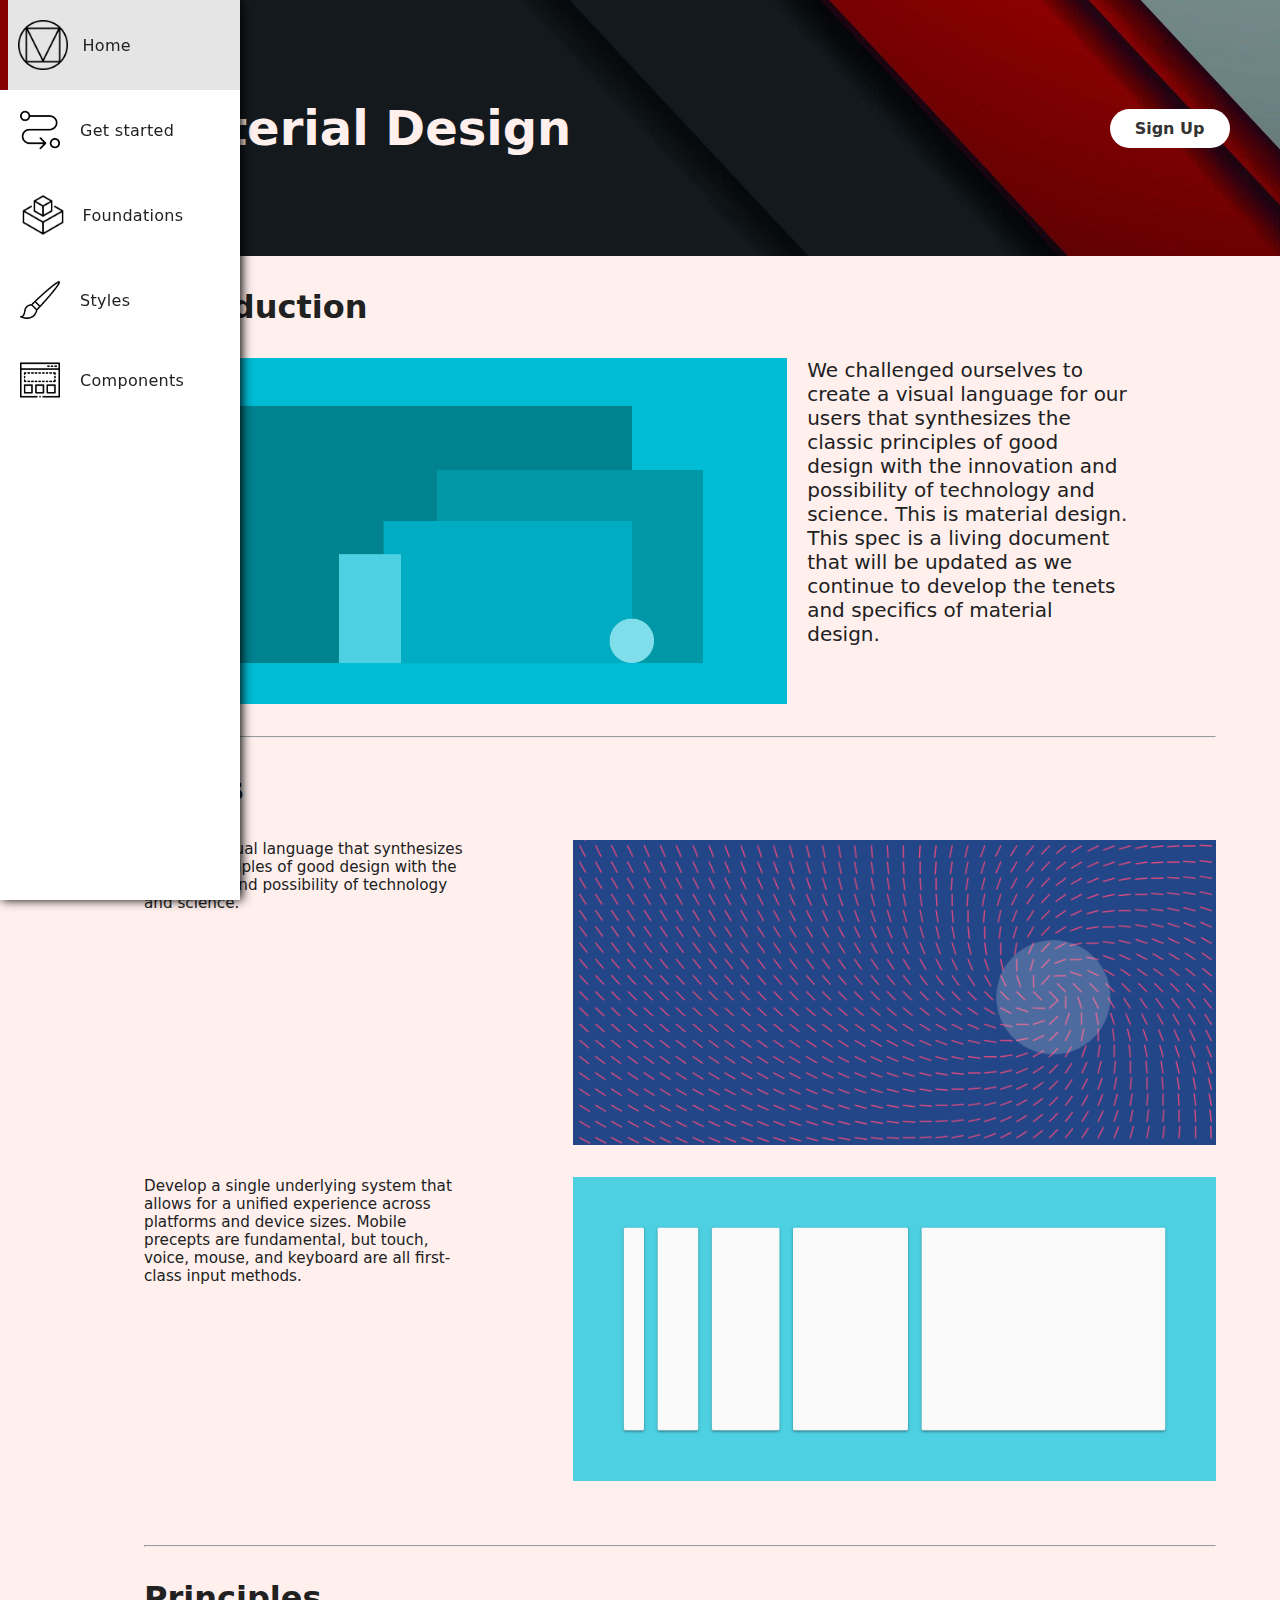
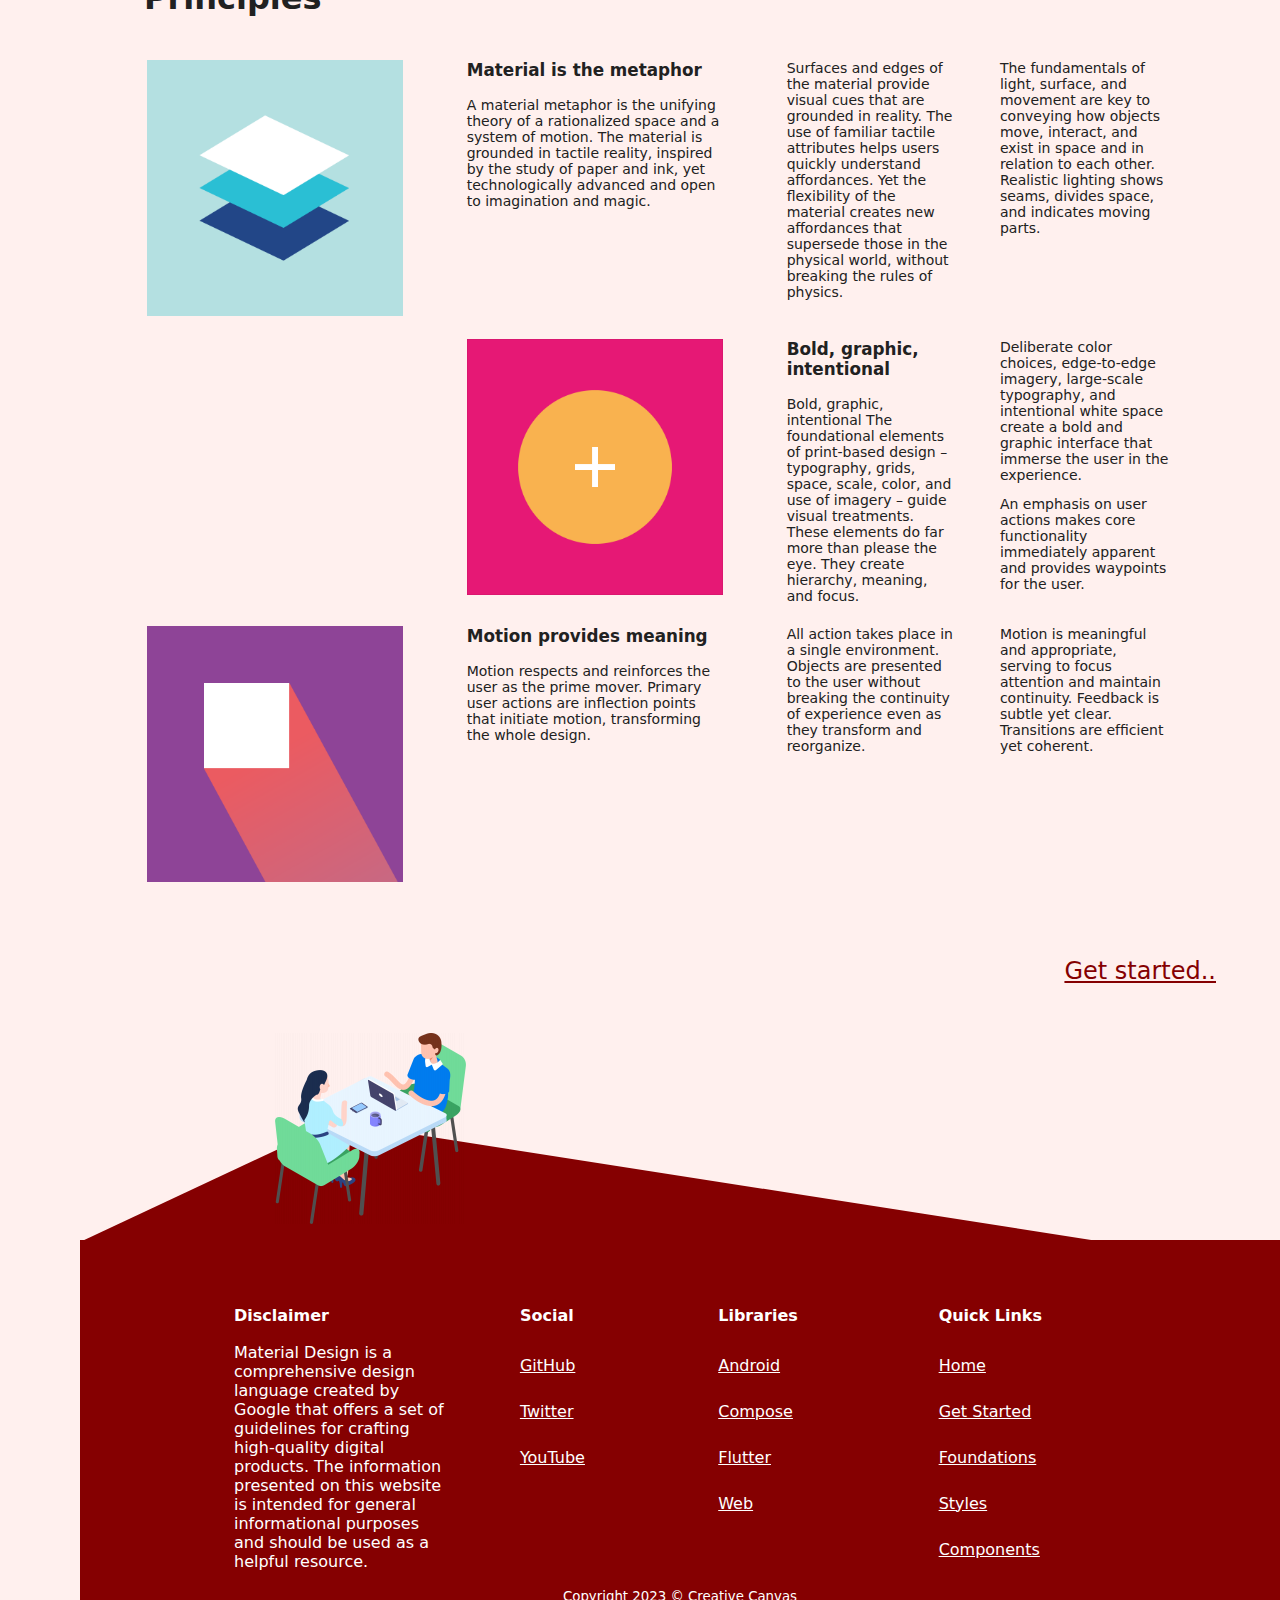
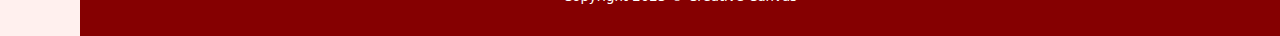
<file: index.html>
<!DOCTYPE html>
<html lang="en">
  <head>
    <meta charset="UTF-8" />
    <meta http-equiv="X-UA-Compatible" content="IE=edge" />
    <meta name="viewport" content="width=device-width, initial-scale=1.0" />
    <title>Home: Creative Canvas</title>
    <link rel="stylesheet" href="./css/style.css" />
  </head>
  <body class="cls-grid-layout">
    <header class="cls-home-header">
      <h1>Material Design</h1>
      <a href="./webpages/signup.html" class="btn-signup">Sign Up</a>
    </header>
    <nav>
      <ul>
        <li class="cls-enlarge-logo">
          <a href="./index.html">
            <img src="./images/s-logo.png" alt="Logo" />
            <p>Home</p>
          </a>
        </li>
        <li>
          <a href="./webpages/getstarted.html">
            <img src="./images/s-start.png" alt="start icon" />
            <p>Get started</p>
          </a>
        </li>
        <li class="cls-enlarge-logo">
          <a href="./webpages/foundations.html">
            <img src="./images/s-foundation.png" alt="foundation icon" />
            <p>Foundations</p>
          </a>
        </li>
        <li>
          <a href="./webpages/styles.html">
            <img src="./images/s-paint-brush.png" alt="paint brush icon" />
            <p>Styles</p>
          </a>
        </li>
        <li>
          <a href="./webpages/components.html">
            <img src="./images/s-component.png" alt="components icon" />
            <p>Components</p>
          </a>
        </li>
      </ul>
    </nav>
    <main class="cls-home-main">
      <h1>Introduction</h1>
      <section class="cls-section1">
        <img
          src="./images/materialdesign-introduction.png"
          alt="Shapes and Layouts"
        />
        <p>
          We challenged ourselves to create a visual language for our users that
          synthesizes the classic principles of good design with the innovation
          and possibility of technology and science. This is material design.
          This spec is a living document that will be updated as we continue to
          develop the tenets and specifics of material design.
        </p>
      </section>
      <hr />
      <h1>Goals</h1>
      <section class="cls-section2">
        <p>
          Create a visual language that synthesizes classic principles of good
          design with the innovation and possibility of technology and science.
        </p>
        <img
          src="./images/materialdesign-goals-language.png"
          alt="Visual Language"
        />
        <p>
          Develop a single underlying system that allows for a unified
          experience across platforms and device sizes. Mobile precepts are
          fundamental, but touch, voice, mouse, and keyboard are all ﬁrst-class
          input methods.
        </p>
        <img
          src="./images/materialdesign-goals-system.png"
          alt="System Layout Width"
        />
      </section>
      <hr />
      <h1>Principles</h1>
      <section class="cls-section3">
        <section>
          <img
            src="./images/materialdesign-principles-metaphor.png"
            alt="Material is metaphor"
          />
          <span>
            <h2>Material is the metaphor</h2>
            <p>
              A material metaphor is the unifying theory of a rationalized space
              and a system of motion. The material is grounded in tactile
              reality, inspired by the study of paper and ink, yet
              technologically advanced and open to imagination and magic.
            </p>
          </span>
          <span>
            <p>
              Surfaces and edges of the material provide visual cues that are
              grounded in reality. The use of familiar tactile attributes helps
              users quickly understand affordances. Yet the flexibility of the
              material creates new affordances that supersede those in the
              physical world, without breaking the rules of physics.
            </p>
          </span>
          <p>
            The fundamentals of light, surface, and movement are key to
            conveying how objects move, interact, and exist in space and in
            relation to each other. Realistic lighting shows seams, divides
            space, and indicates moving parts.
          </p>
        </section>
        <section>
          <p></p>
          <img
            src="./images/materialdesign-principles-bold.png"
            alt="Bold button"
          />
          <span>
            <h2>Bold, graphic, intentional</h2>
            <p>
              Bold, graphic, intentional The foundational elements of
              print-based design – typography, grids, space, scale, color, and
              use of imagery – guide visual treatments. These elements do far
              more than please the eye. They create hierarchy, meaning, and
              focus.
            </p>
          </span>
          <span>
            <p>
              Deliberate color choices, edge-to-edge imagery, large-scale
              typography, and intentional white space create a bold and graphic
              interface that immerse the user in the experience.
            </p>
            <br />
            <p>
              An emphasis on user actions makes core functionality immediately
              apparent and provides waypoints for the user.
            </p>
          </span>
        </section>
        <section>
          <img
            src="./images/materialdesign-principles-motion.png"
            alt="Motion Meaning"
          />
          <span>
            <h2>Motion provides meaning</h2>
            <p>
              Motion respects and reinforces the user as the prime mover.
              Primary user actions are inflection points that initiate motion,
              transforming the whole design.
            </p>
          </span>
          <p>
            All action takes place in a single environment. Objects are
            presented to the user without breaking the continuity of experience
            even as they transform and reorganize.
          </p>
          <p>
            Motion is meaningful and appropriate, serving to focus attention and
            maintain continuity. Feedback is subtle yet clear. Transitions are
            efﬁcient yet coherent.
          </p>
        </section>
      </section>
      <section class="cls-section4">
        <a href="./webpages/getstarted.html">Get started..</a>
      </section>
    </main>
    <footer class="cls-home-footer">
      <img
        src="./images/budget-that-syncs-couple.png"
        alt="Designers working"
      />
      <section class="cls-polygon">
        <table>
          <thead>
            <tr>
              <th scope="col">Disclaimer</th>
              <th scope="col">Social</th>
              <th scope="col">Libraries</th>
              <th scope="col">Quick Links</th>
            </tr>
          </thead>
          <tbody>
            <tr>
              <td rowspan="5">
                <p>
                  Material Design is a comprehensive design language created by
                  Google that offers a set of guidelines for crafting
                  high-quality digital products. The information presented on
                  this website is intended for general informational purposes
                  and should be used as a helpful resource.
                </p>
              </td>
              <td>
                <a
                  href="https://www.github.com/material-components"
                  target="_blank"
                  rel="noopener"
                  aria-label="Find us on Github"
                  >GitHub
                </a>
              </td>
              <td>
                <a
                  href="https://m3.material.io/develop/android/mdc-android"
                  target="_blank"
                  rel="noopener"
                  aria-label="Android"
                  >Android
                </a>
              </td>
              <td>
                <a href="./index.html"><p>Home</p></a>
              </td>
            </tr>
            <tr>
              <td>
                <a
                  href="https://www.twitter.com/materialdesign"
                  target="_blank"
                  rel="noopener"
                  aria-label="Find us on Twitter"
                  >Twitter
                </a>
              </td>
              <td>
                <a
                  href="https://m3.material.io/develop/android/jetpack-compose"
                  target="_blank"
                  rel="noopener"
                  aria-label="Compose"
                  >Compose
                </a>
              </td>
              <td>
                <a href="./webpages/getstarted.html"><p>Get Started</p></a>
              </td>
            </tr>
            <tr>
              <td>
                <a
                  href="https://www.youtube.com/materialdesign"
                  target="_blank"
                  rel="noopener"
                  aria-label="Find us on Youtube"
                  >YouTube
                </a>
              </td>
              <td>
                <a
                  href="https://m3.material.io/develop/flutter"
                  target="_blank"
                  rel="noopener"
                  aria-label="Flutter"
                  >Flutter
                </a>
              </td>
              <td>
                <a href="./webpages/foundations.html"><p>Foundations</p></a>
              </td>
            </tr>
            <tr>
              <td></td>
              <td>
                <a
                  rel="noopener"
                  href="https://m3.material.io/develop/web"
                  target="_blank"
                  aria-label="web"
                  >Web
                </a>
              </td>
              <td>
                <a href="./webpages/styles.html"><p>Styles</p></a>
              </td>
            </tr>
            <tr>
              <td></td>
              <td></td>
              <td>
                <a href="./webpages/components.html"><p>Components</p></a>
              </td>
            </tr>
          </tbody>
        </table>
        <small><p>Copyright 2023 &copy; Creative Canvas</p></small>
      </section>
    </footer>
  </body>
</html>
</file>
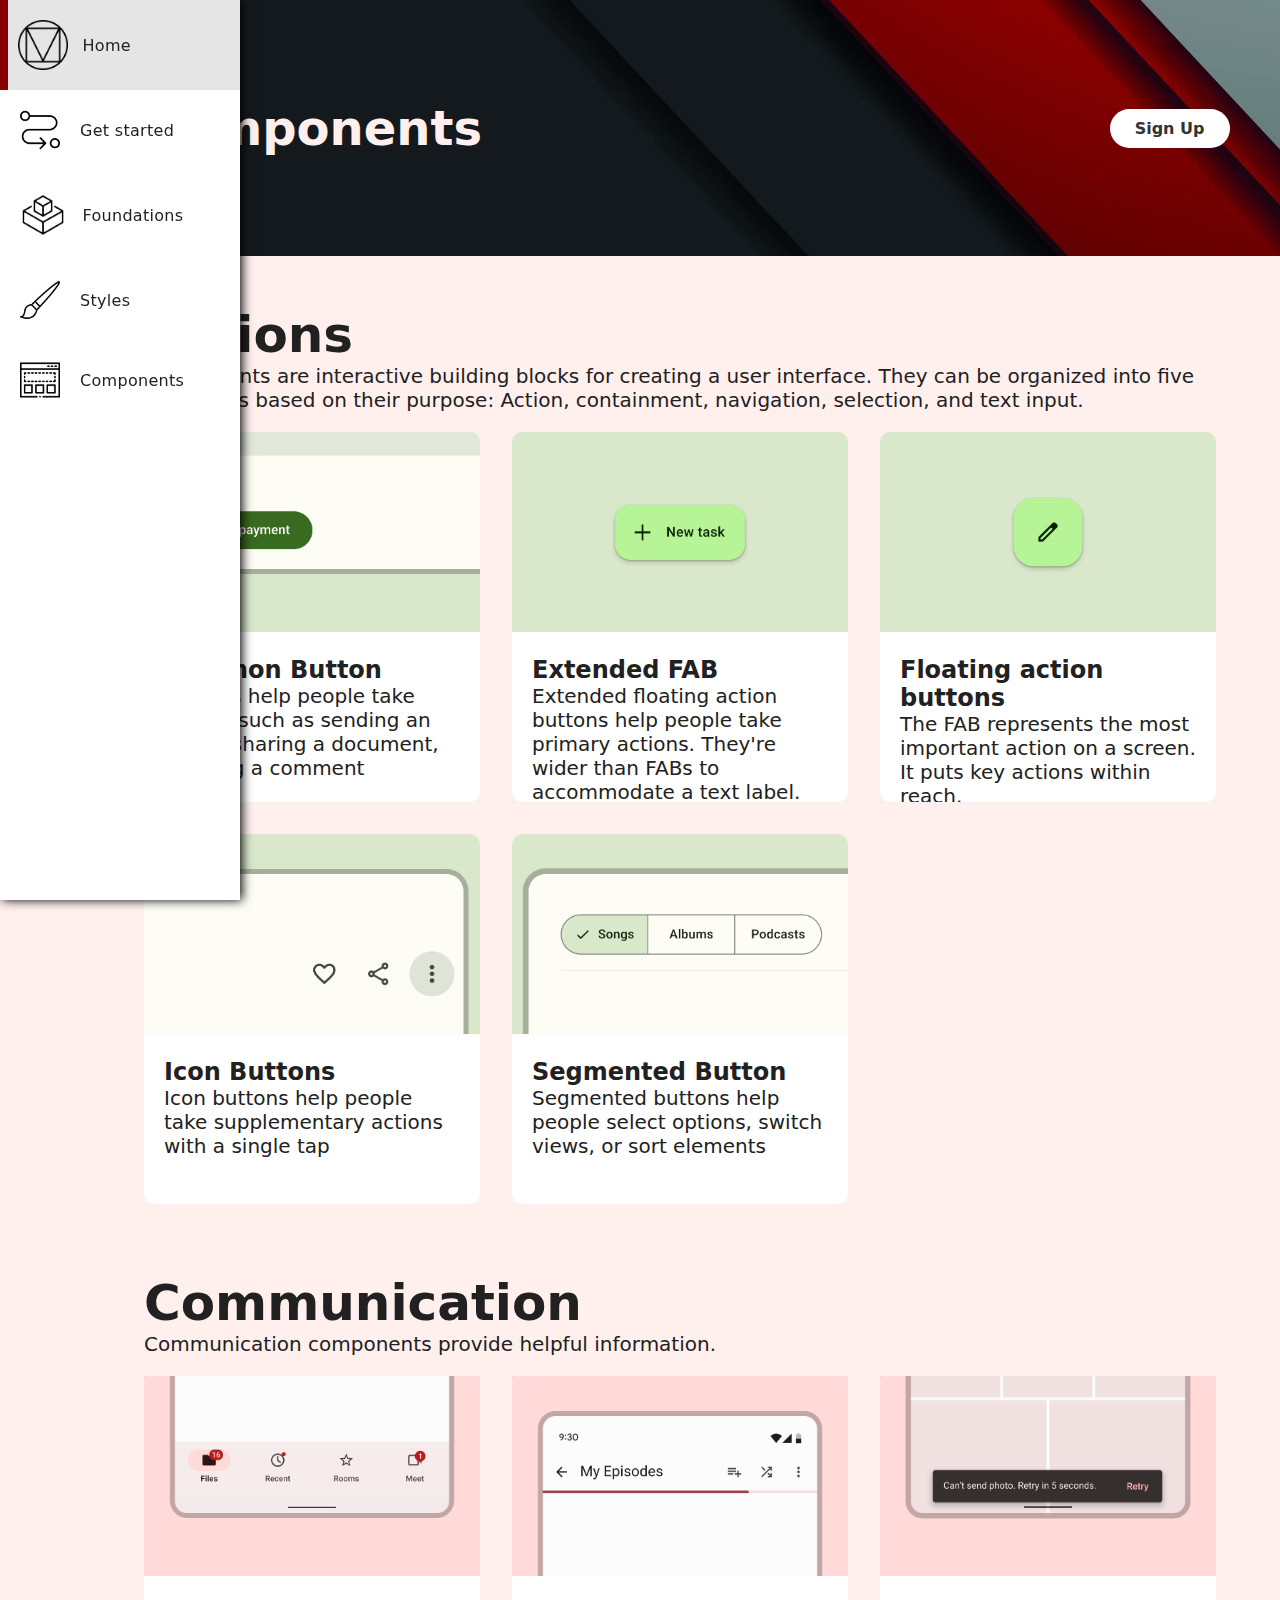
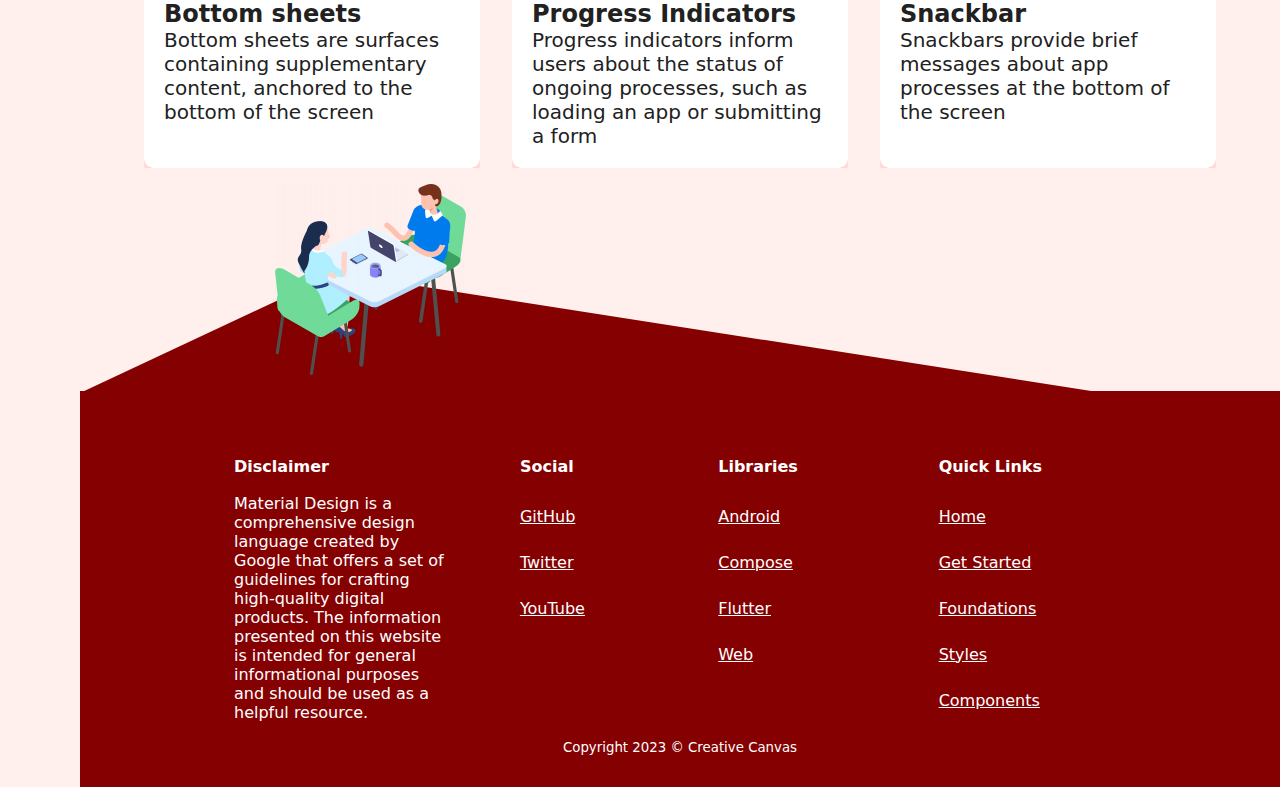
<file: webpages/components.html>
<!DOCTYPE html>
<html lang="en">
  <head>
    <meta charset="UTF-8" />
    <meta http-equiv="X-UA-Compatible" content="IE=edge" />
    <meta name="viewport" content="width=device-width, initial-scale=1.0" />
    <title>Components: Creative Canvas</title>
    <link rel="stylesheet" href="../css/style.css" />
  </head>
  <body class="cls-grid-layout">
    <header class="cls-home-header">
      <h1>Components</h1>
      <a href="signup.html" class="btn-signup">Sign Up</a>
    </header>
    <nav>
      <ul>
        <li class="cls-enlarge-logo">
          <a href="../index.html">
            <img src="../images/s-logo.png" alt="Logo" />
            <p>Home</p>
          </a>
        </li>
        <li>
          <a href="./getstarted.html">
            <img src="../images/s-start.png" alt="start icon" />
            <p>Get started</p>
          </a>
        </li>
        <li class="cls-enlarge-logo">
          <a href="./foundations.html">
            <img src="../images/s-foundation.png" alt="foundation icon" />
            <p>Foundations</p>
          </a>
        </li>
        <li>
          <a href="./styles.html">
            <img src="../images/s-paint-brush.png" alt="paint brush icon" />
            <p>Styles</p>
          </a>
        </li>
        <li>
          <a href="./components.html">
            <img src="../images/s-component.png" alt="components icon" />
            <p>Components</p>
          </a>
        </li>
      </ul>
    </nav>

    <main class="cls-home-main">
      <div class="head">
        <h1>Actions</h1>
        <p>
          Components are interactive building blocks for creating a user
          interface. They can be organized into five categories based on their
          purpose: Action, containment, navigation, selection, and text input.
        </p>
      </div>
      <div class="cls-home1">
        <div class="card">
          <img
            src="../images/1.png"
            alt="Common Button Example"
            style="width: 100%"
          />
          <div class="container">
            <h2><b>Common Button</b></h2>
            <p>
              Buttons help people take action, such as sending an email, sharing
              a document, or liking a comment
            </p>
          </div>
        </div>

        <div class="card">
          <img src="../images/2.png" alt="Extended FAB" style="width: 100%" />
          <div class="container">
            <h2><b>Extended FAB</b></h2>
            <p>
              Extended floating action buttons help people take primary actions.
              They're wider than FABs to accommodate a text label.
            </p>
          </div>
        </div>

        <div class="card">
          <img src="../images/3.png" alt="FAB Example" style="width: 100%" />
          <div class="container">
            <h2><b>Floating action buttons</b></h2>
            <p>
              The FAB represents the most important action on a screen. It puts
              key actions within reach.
            </p>
          </div>
        </div>

        <div class="card">
          <img
            src="../images/4.png"
            alt="Icon Button Example"
            style="width: 100%"
          />
          <div class="container">
            <h2><b>Icon Buttons</b></h2>
            <p>
              Icon buttons help people take supplementary actions with a single
              tap
            </p>
          </div>
        </div>

        <div class="card">
          <img src="../images/6.png" alt="Split Button " style="width: 100%" />
          <div class="container">
            <h2><b>Segmented Button</b></h2>
            <p>
              Segmented buttons help people select options, switch views, or
              sort elements
            </p>
          </div>
        </div>
      </div>

      <div class="head2">
        <h1>Communication</h1>
        <p>Communication components provide helpful information.</p>
      </div>

      <div class="cls-home1">
        <div class="red">
          <div class="card">
            <img src="../images/7.png" alt="Bottom Sheet" style="width: 100%" />
            <div class="container">
              <h2><b>Bottom sheets</b></h2>
              <p>
                Bottom sheets are surfaces containing supplementary content,
                anchored to the bottom of the screen
              </p>
            </div>
          </div>
        </div>

        <div class="red">
          <div class="card">
            <img src="../images/8.png" alt="Progress Bar" style="width: 100%" />
            <div class="container">
              <h2><b>Progress Indicators</b></h2>
              <p>
                Progress indicators inform users about the status of ongoing
                processes, such as loading an app or submitting a form
              </p>
            </div>
          </div>
        </div>

        <div class="red">
          <div class="card">
            <img src="../images/9.png" alt="Snackbar" style="width: 100%" />
            <div class="container">
              <h2><b>Snackbar</b></h2>
              <p>
                Snackbars provide brief messages about app processes at the
                bottom of the screen
              </p>
            </div>
          </div>
        </div>
      </div>
    </main>
    <footer class="cls-home-footer">
      <img
        src="../images/budget-that-syncs-couple.png"
        alt="Designers working"
      />
      <section class="cls-polygon">
        <table>
          <thead>
            <tr>
              <th scope="col">Disclaimer</th>
              <th scope="col">Social</th>
              <th scope="col">Libraries</th>
              <th scope="col">Quick Links</th>
            </tr>
          </thead>
          <tbody>
            <tr>
              <td rowspan="5">
                <p>
                  Material Design is a comprehensive design language created by
                  Google that offers a set of guidelines for crafting
                  high-quality digital products. The information presented on
                  this website is intended for general informational purposes
                  and should be used as a helpful resource.
                </p>
              </td>
              <td>
                <a
                  href="https://www.github.com/material-components"
                  target="_blank"
                  rel="noopener"
                  aria-label="Find us on Github"
                  >GitHub
                </a>
              </td>
              <td>
                <a
                  href="https://m3.material.io/develop/android/mdc-android"
                  target="_blank"
                  rel="noopener"
                  aria-label="Android"
                  >Android
                </a>
              </td>
              <td>
                <a href="../index.html"><p>Home</p></a>
              </td>
            </tr>
            <tr>
              <td>
                <a
                  href="https://www.twitter.com/materialdesign"
                  target="_blank"
                  rel="noopener"
                  aria-label="Find us on Twitter"
                  >Twitter
                </a>
              </td>
              <td>
                <a
                  href="https://m3.material.io/develop/android/jetpack-compose"
                  target="_blank"
                  rel="noopener"
                  aria-label="Compose"
                  >Compose
                </a>
              </td>
              <td>
                <a href="./getstarted.html"><p>Get Started</p></a>
              </td>
            </tr>
            <tr>
              <td>
                <a
                  href="https://www.youtube.com/materialdesign"
                  target="_blank"
                  rel="noopener"
                  aria-label="Find us on Youtube"
                  >YouTube
                </a>
              </td>
              <td>
                <a
                  href="https://m3.material.io/develop/flutter"
                  target="_blank"
                  rel="noopener"
                  aria-label="Flutter"
                  >Flutter
                </a>
              </td>
              <td>
                <a href="./foundations.html"><p>Foundations</p></a>
              </td>
            </tr>
            <tr>
              <td></td>
              <td>
                <a
                  rel="noopener"
                  href="https://m3.material.io/develop/web"
                  target="_blank"
                  aria-label="web"
                  >Web
                </a>
              </td>
              <td>
                <a href="./styles.html"><p>Styles</p></a>
              </td>
            </tr>
            <tr>
              <td></td>
              <td></td>
              <td>
                <a href="./components.html"><p>Components</p></a>
              </td>
            </tr>
          </tbody>
        </table>
        <small><p>Copyright 2023 &copy; Creative Canvas</p></small>
      </section>
    </footer>
  </body>
</html>
</file>
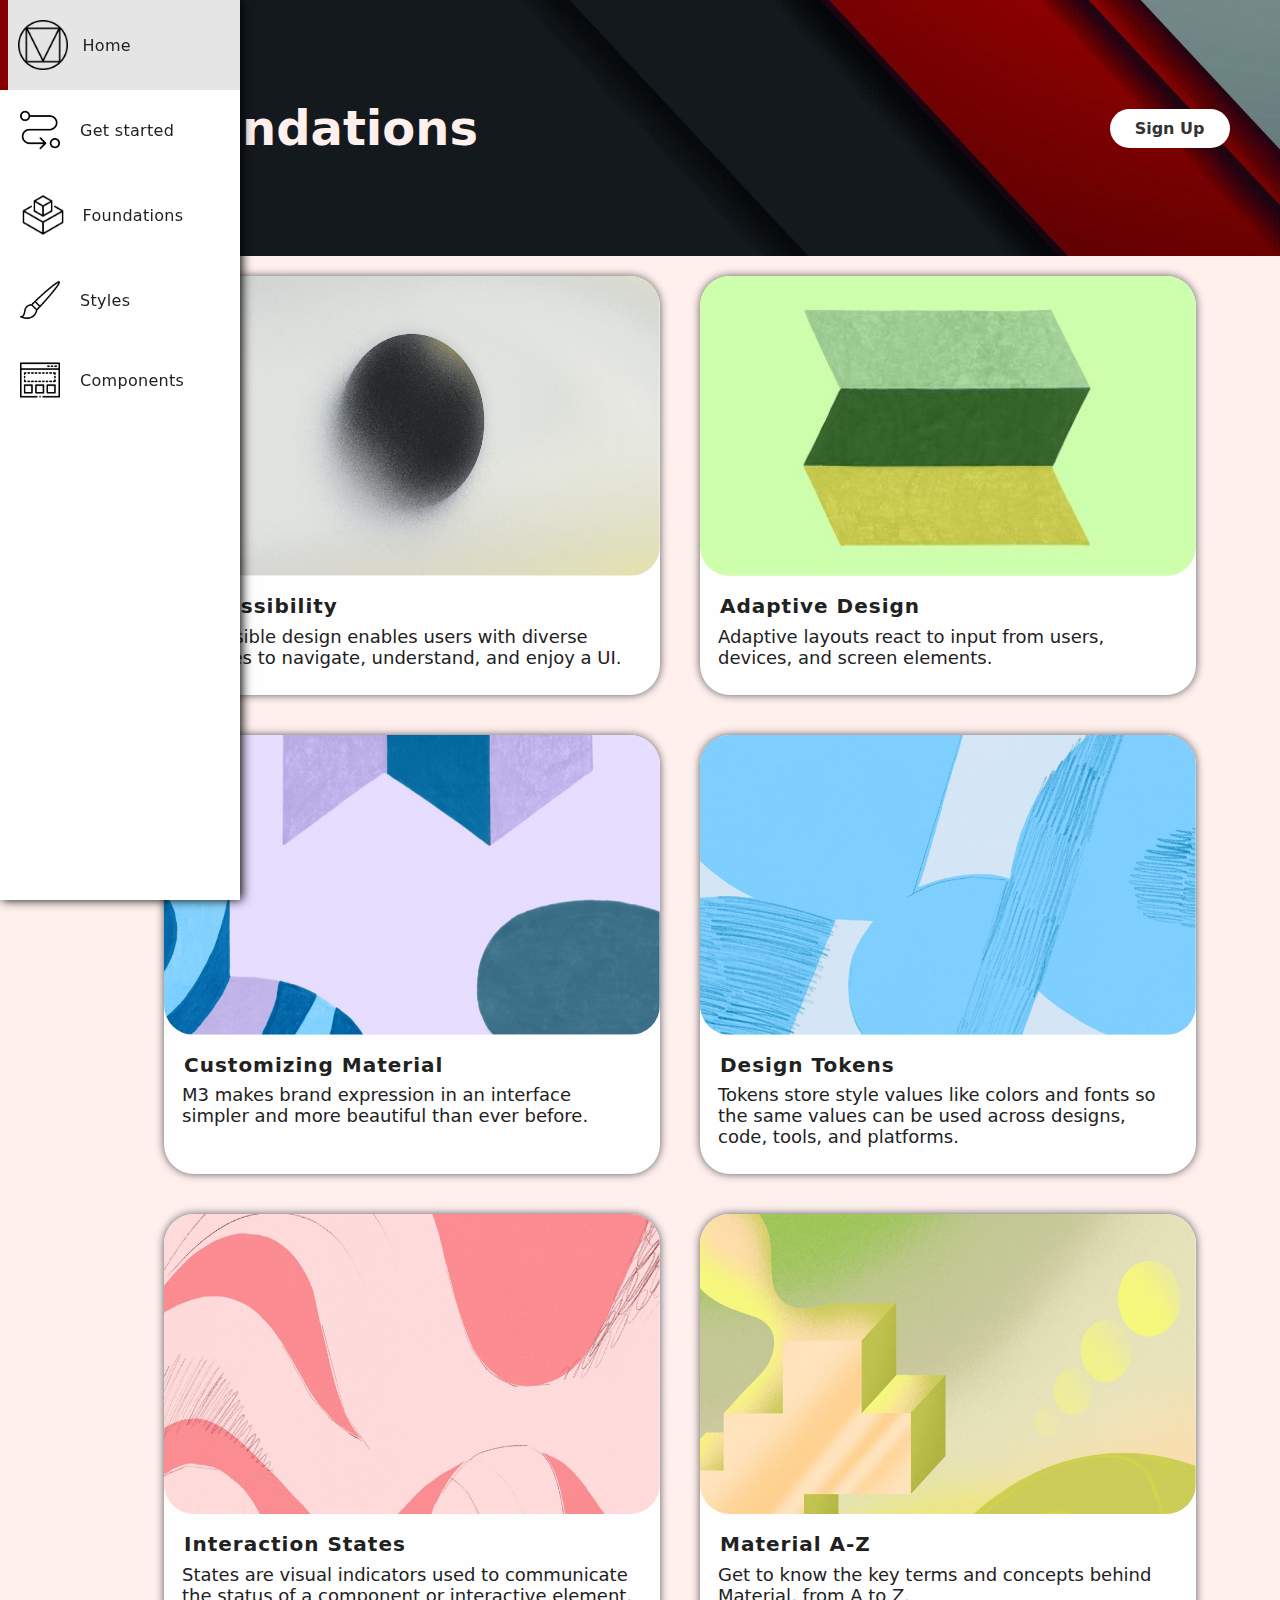
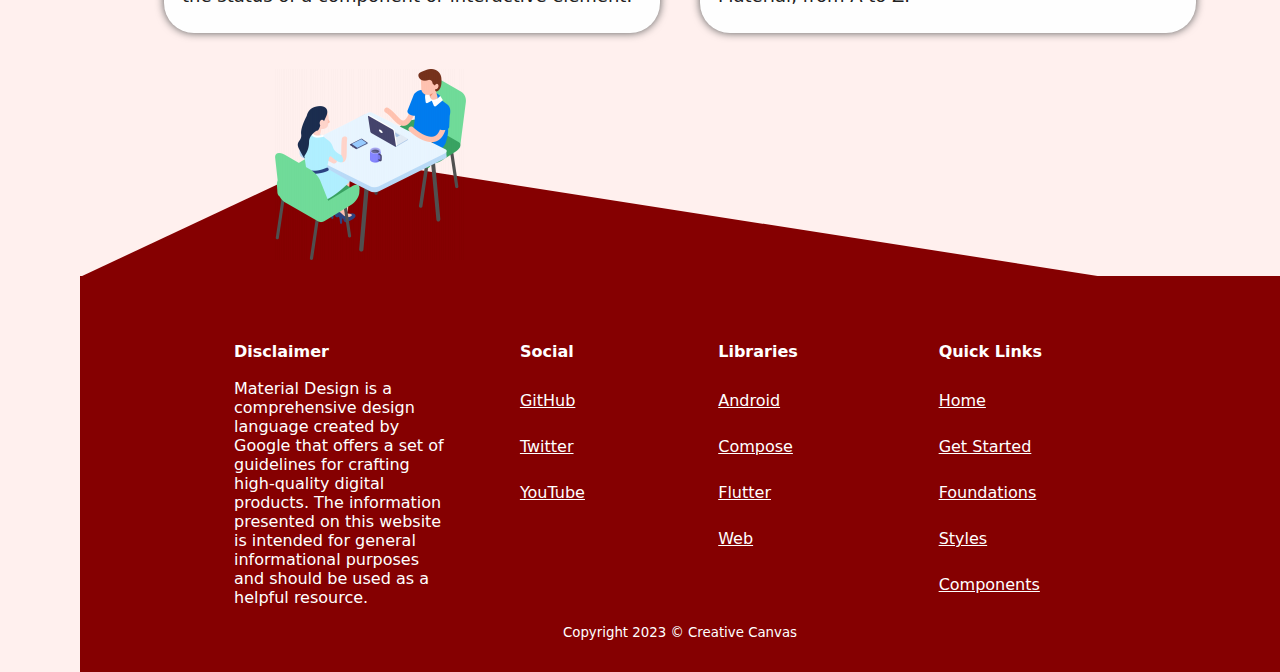
<file: webpages/foundations.html>
<!DOCTYPE html>
<html lang="en">
  <head>
    <meta charset="UTF-8" />
    <meta http-equiv="X-UA-Compatible" content="IE=edge" />
    <meta name="viewport" content="width=device-width, initial-scale=1.0" />
    <title>Foundations: Creative Canvas</title>
    <link rel="stylesheet" href="../css/style.css" />
  </head>
  <body class="cls-grid-layout">
    <header class="cls-home-header">
      <h1>Foundations</h1>
      <a href="signup.html" class="btn-signup">Sign Up</a>
    </header>
    <nav>
      <ul>
        <li class="cls-enlarge-logo">
          <a href="../index.html">
            <img src="../images/s-logo.png" alt="Logo" />
            <p>Home</p>
          </a>
        </li>
        <li>
          <a href="./getstarted.html">
            <img src="../images/s-start.png" alt="start icon" />
            <p>Get started</p>
          </a>
        </li>
        <li class="cls-enlarge-logo">
          <a href="./foundations.html">
            <img src="../images/s-foundation.png" alt="foundation icon" />
            <p>Foundations</p>
          </a>
        </li>
        <li>
          <a href="./styles.html">
            <img src="../images/s-paint-brush.png" alt="paint brush icon" />
            <p>Styles</p>
          </a>
        </li>
        <li>
          <a href="./components.html">
            <img src="../images/s-component.png" alt="components icon" />
            <p>Components</p>
          </a>
        </li>
      </ul>
    </nav>
    <main class="cls-home-main cls-foundation">
      <div class="container">
        <div class="column1">
          <img
            src="../images/F1.jpeg"
            alt="Accessibility"
            class="img-responsive"
          />
          <h2>Accessibility</h2>
          <p>
            Accessible design enables users with diverse abilities to navigate,
            understand, and enjoy a UI.
          </p>
        </div>
        <div class="column2">
          <img
            src="../images/F2.jpeg"
            alt="Adaptive Design"
            class="img-responsive"
          />
          <h2>Adaptive Design</h2>
          <p>
            Adaptive layouts react to input from users, devices, and screen
            elements.
          </p>
        </div>
      </div>
      <div class="container">
        <div class="column1">
          <img
            src="../images/F3.jpeg"
            alt="Customizing Material"
            class="img-responsive"
          />
          <h2>Customizing Material</h2>
          <p>
            M3 makes brand expression in an interface simpler and more beautiful
            than ever before.
          </p>
        </div>
        <div class="column2">
          <img
            src="../images/F4.jpeg"
            alt="Design Tokens"
            class="img-responsive"
          />
          <h2>Design Tokens</h2>
          <p>
            Tokens store style values like colors and fonts so the same values
            can be used across designs, code, tools, and platforms.
          </p>
        </div>
      </div>
      <div class="container">
        <div class="column1">
          <img
            src="../images/F5.jpeg"
            alt="Interaction States"
            class="img-responsive"
          />
          <h2>Interaction States</h2>
          <p>
            States are visual indicators used to communicate the status of a
            component or interactive element.
          </p>
        </div>
        <div class="column2">
          <img
            src="../images/F6.jpeg"
            alt="All Material"
            class="img-responsive"
          />
          <h2>Material A-Z</h2>
          <p>
            Get to know the key terms and concepts behind Material, from A to Z.
          </p>
        </div>
      </div>
    </main>
    <footer class="cls-home-footer">
      <img
        src="../images/budget-that-syncs-couple.png"
        alt="Designers Working"
      />
      <section class="cls-polygon">
        <table>
          <thead>
            <tr>
              <th scope="col">Disclaimer</th>
              <th scope="col">Social</th>
              <th scope="col">Libraries</th>
              <th scope="col">Quick Links</th>
            </tr>
          </thead>
          <tbody>
            <tr>
              <td rowspan="5">
                <p>
                  Material Design is a comprehensive design language created by
                  Google that offers a set of guidelines for crafting
                  high-quality digital products. The information presented on
                  this website is intended for general informational purposes
                  and should be used as a helpful resource.
                </p>
              </td>
              <td>
                <a
                  href="https://www.github.com/material-components"
                  target="_blank"
                  rel="noopener"
                  aria-label="Find us on Github"
                  >GitHub
                </a>
              </td>
              <td>
                <a
                  href="https://m3.material.io/develop/android/mdc-android"
                  target="_blank"
                  rel="noopener"
                  aria-label="Android"
                  >Android
                </a>
              </td>
              <td>
                <a href="../index.html"><p>Home</p></a>
              </td>
            </tr>
            <tr>
              <td>
                <a
                  href="https://www.twitter.com/materialdesign"
                  target="_blank"
                  rel="noopener"
                  aria-label="Find us on Twitter"
                  >Twitter
                </a>
              </td>
              <td>
                <a
                  href="https://m3.material.io/develop/android/jetpack-compose"
                  target="_blank"
                  rel="noopener"
                  aria-label="Compose"
                  >Compose
                </a>
              </td>
              <td>
                <a href="./getstarted.html"><p>Get Started</p></a>
              </td>
            </tr>
            <tr>
              <td>
                <a
                  href="https://www.youtube.com/materialdesign"
                  target="_blank"
                  rel="noopener"
                  aria-label="Find us on Youtube"
                  >YouTube
                </a>
              </td>
              <td>
                <a
                  href="https://m3.material.io/develop/flutter"
                  target="_blank"
                  rel="noopener"
                  aria-label="Flutter"
                  >Flutter
                </a>
              </td>
              <td>
                <a href="./foundations.html"><p>Foundations</p></a>
              </td>
            </tr>
            <tr>
              <td></td>
              <td>
                <a
                  rel="noopener"
                  href="https://m3.material.io/develop/web"
                  target="_blank"
                  aria-label="web"
                  >Web
                </a>
              </td>
              <td>
                <a href="./styles.html"><p>Styles</p></a>
              </td>
            </tr>
            <tr>
              <td></td>
              <td></td>
              <td>
                <a href="./components.html"><p>Components</p></a>
              </td>
            </tr>
          </tbody>
        </table>
        <small><p>Copyright 2023 &copy; Creative Canvas</p></small>
      </section>
    </footer>
  </body>
</html>
</file>
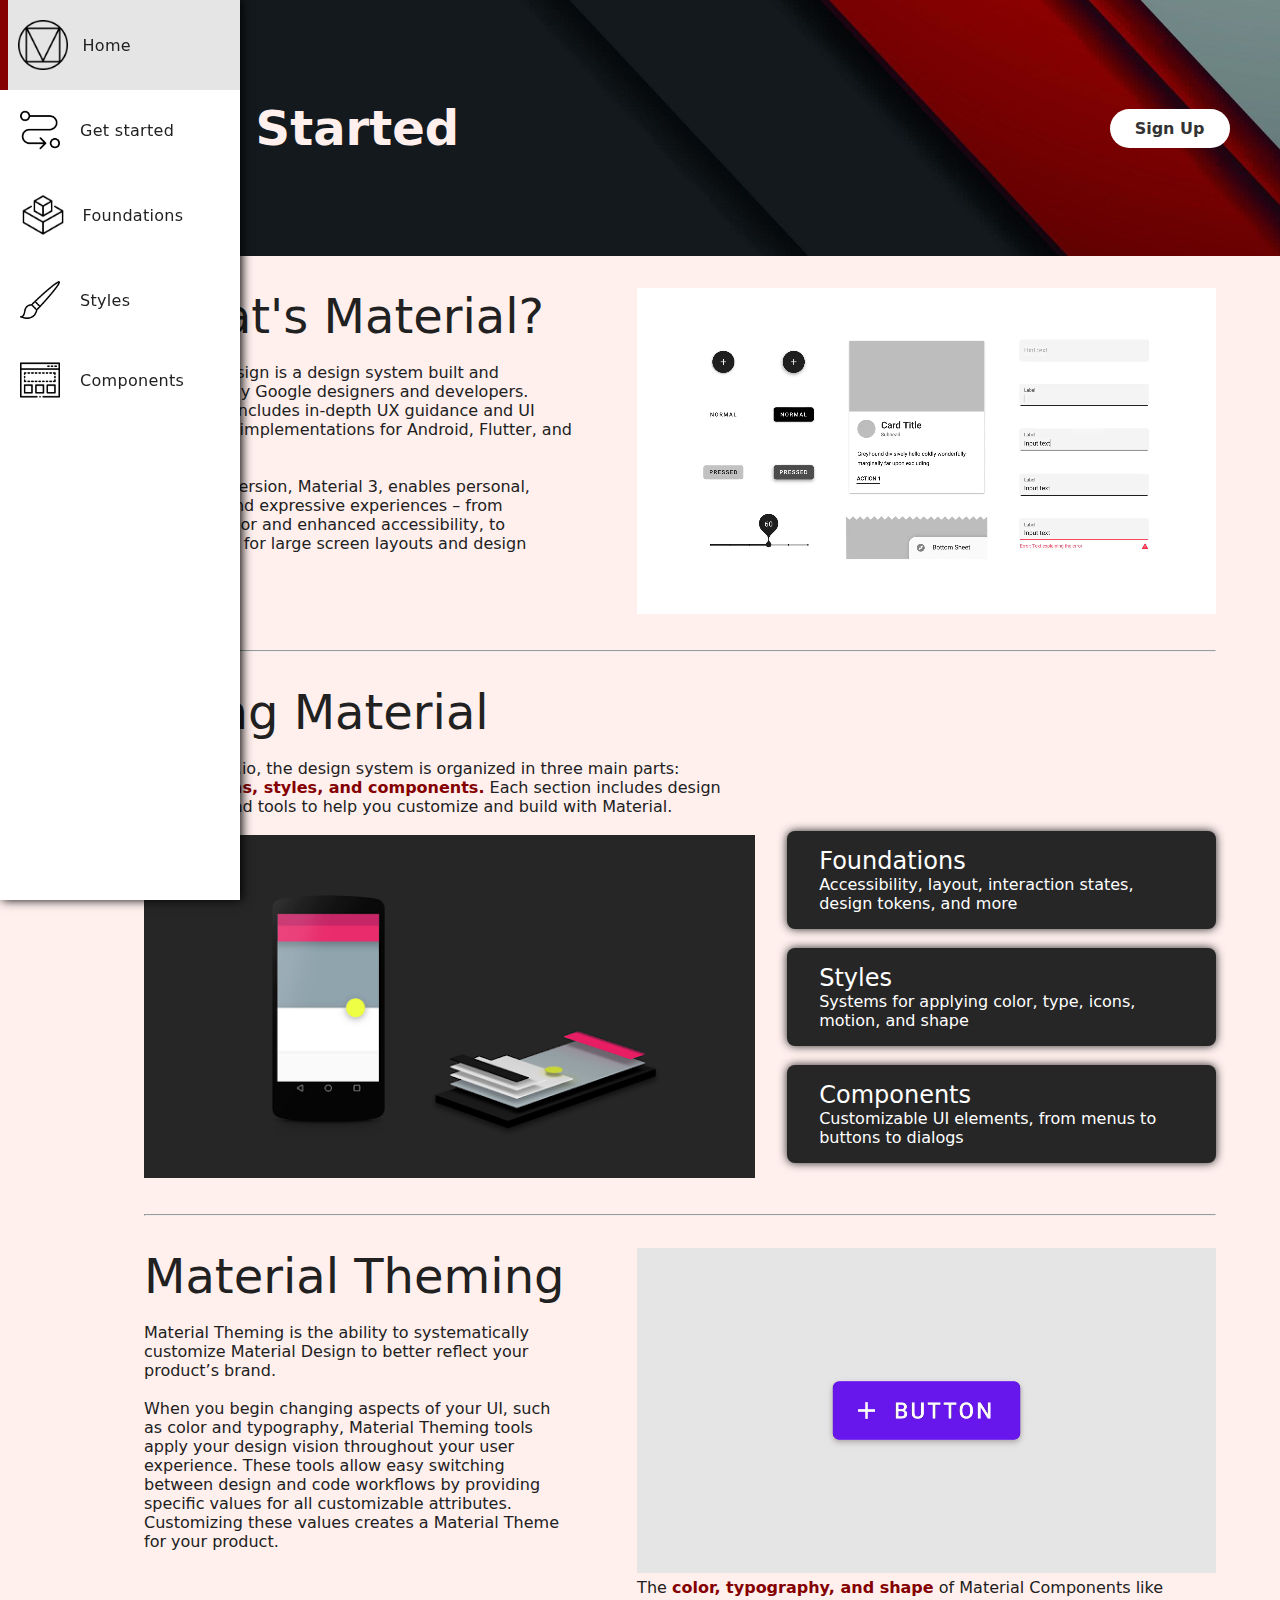
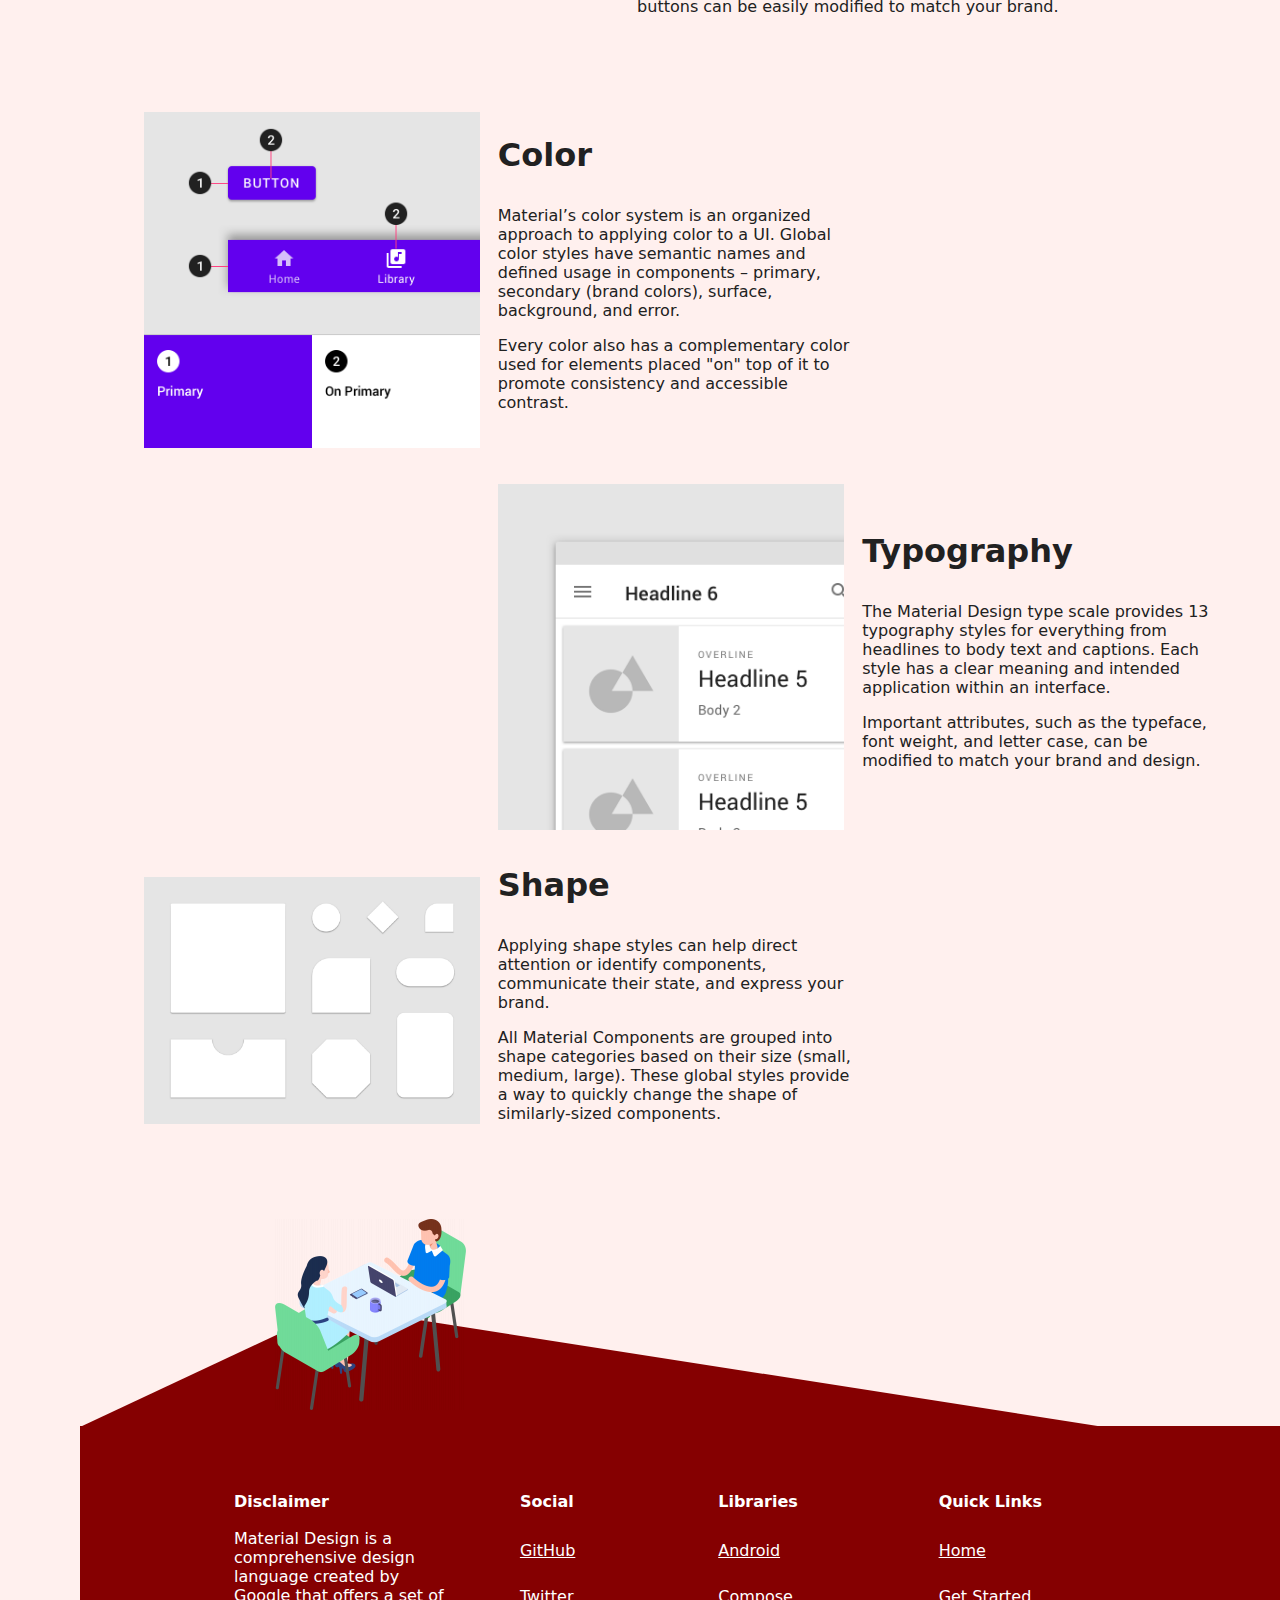
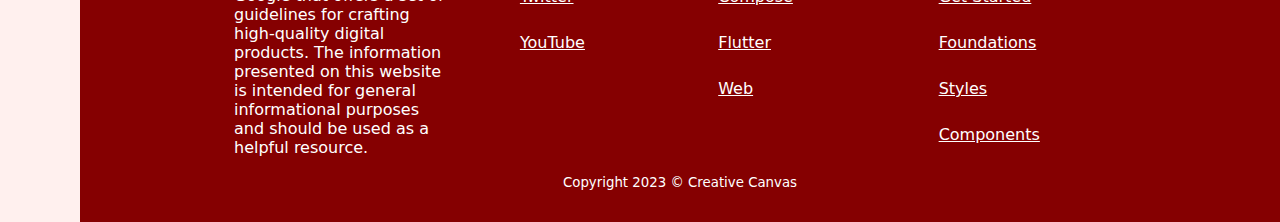
<file: webpages/getstarted.html>
<!DOCTYPE html>
<html lang="en">
  <head>
    <meta charset="UTF-8" />
    <meta http-equiv="X-UA-Compatible" content="IE=edge" />
    <meta name="viewport" content="width=device-width, initial-scale=1.0" />
    <title>Get started: Creative Canvas</title>
    <link rel="stylesheet" href="../css/style.css" />
  </head>
  <body class="cls-grid-layout">
    <header class="cls-home-header">
      <h1>Get Started</h1>
      <a href="signup.html" class="btn-signup">Sign Up</a>
    </header>
    <nav>
      <ul>
        <li class="cls-enlarge-logo">
          <a href="../index.html"
            ><img src="../images/s-logo.png" alt="Logo" />
            <p>Home</p></a
          >
        </li>
        <li>
          <a href="getstarted.html">
            <img src="../images/s-start.png" alt="start icon" />
            <p>Get started</p>
          </a>
        </li>
        <li class="cls-enlarge-logo">
          <a href="foundations.html"
            ><img src="../images/s-foundation.png" alt="foundation icon" />
            <p>Foundations</p></a
          >
        </li>
        <li>
          <a href="styles.html"
            ><img src="../images/s-paint-brush.png" alt="paint brush icon" />
            <p>Styles</p></a
          >
        </li>
        <li>
          <a href="components.html"
            ><img src="../images/s-component.png" alt="components icon" />
            <p>Components</p></a
          >
        </li>
      </ul>
    </nav>
    <main class="cls-start-main">
      <section class="cls-section1">
        <div>
          <p class="cls-heading-p">What's Material?</p>
          <br />
          <p>
            Material Design is a design system built and supported by Google
            designers and developers. Material.io includes in-depth UX guidance
            and UI component implementations for Android, Flutter, and the Web.
          </p>
          <br />
          <p>
            The latest version, Material 3, enables personal, adaptive, and
            expressive experiences – from dynamic color and enhanced
            accessibility, to foundations for large screen layouts and design
            tokens.
          </p>
        </div>
        <div class="cls-video-div">
          <video
            preload="metadata"
            role="video"
            autoplay
            playsinline
            loop
            muted
          >
            <source
              src="../media/M1 - M2 Components Vignette Final Comp - For Spec.mp4"
              type="video/mp4"
            />
          </video>
        </div>
      </section>
      <hr />
      <section class="cls-section2">
        <div>
          <p class="cls-heading-p">Using Material</p>
          <br />
          <p class="cls-highlight">
            On Material.io, the design system is organized in three main parts:
            <mark> foundations, styles, and components.</mark>
            Each section includes design guidance and tools to help you
            customize and build with Material.
          </p>
          <br />
          <img src="../images/ui-ux-experience.png" alt="Mobile Layers" />
        </div>
        <div class="cls-div2-top">
          <a href="foundations.html"
            ><div>
              <p class="cls-heading-a">Foundations</p>
              <p class="cls-subtext-a">
                Accessibility, layout, interaction states, design tokens, and
                more
              </p>
            </div></a
          >
          <a href="styles.html"
            ><div>
              <p class="cls-heading-a">Styles</p>
              <p class="cls-subtext-a">
                Systems for applying color, type, icons, motion, and shape
              </p>
            </div></a
          >
          <a href="components.html"
            ><div>
              <p class="cls-heading-a">Components</p>
              <p class="cls-subtext-a">
                Customizable UI elements, from menus to buttons to dialogs
              </p>
            </div></a
          >
        </div>
      </section>
      <hr />
      <section class="cls-section1">
        <div>
          <p class="cls-heading-p">Material Theming</p>
          <br />
          <p>
            Material Theming is the ability to systematically customize Material
            Design to better reflect your product’s brand.
          </p>
          <br />
          <p>
            When you begin changing aspects of your UI, such as color and
            typography, Material Theming tools apply your design vision
            throughout your user experience. These tools allow easy switching
            between design and code workflows by providing specific values for
            all customizable attributes. Customizing these values creates a
            Material Theme for your product.
          </p>
        </div>
        <div class="cls-video-div">
          <video
            preload="metadata"
            role="video"
            autoplay
            playsinline
            loop
            muted
          >
            <source
              src="../media/Theming-Overview-ApplyingTheming.mp4"
              type="video/mp4"
            />
          </video>
          <p class="cls-highlight">
            The
            <mark> color, typography, and shape</mark>
            of Material Components like buttons can be easily modified to match
            your brand.
          </p>
        </div>
      </section>
      <section class="cls-section3">
        <section>
          <div>
            <img src="../images/Theming-color.png" alt="Colour Example" />
          </div>
          <div>
            <h1>Color</h1>
            <p>
              Material’s color system is an organized approach to applying color
              to a UI. Global color styles have semantic names and defined usage
              in components – primary, secondary (brand colors), surface,
              background, and error.
            </p>
            <p>
              Every color also has a complementary color used for elements
              placed "on" top of it to promote consistency and accessible
              contrast.
            </p>
          </div>
          <div class="cls-blank-div"></div>
        </section>
        <section>
          <div class="cls-blank-div"></div>
          <div>
            <img
              src="../images/Theming-Typography.png"
              alt="Typography Example"
            />
          </div>
          <div>
            <h1>Typography</h1>
            <p>
              The Material Design type scale provides 13 typography styles for
              everything from headlines to body text and captions. Each style
              has a clear meaning and intended application within an interface.
            </p>
            <p>
              Important attributes, such as the typeface, font weight, and
              letter case, can be modified to match your brand and design.
            </p>
          </div>
        </section>
        <section>
          <div>
            <img src="../images/Theming-Shape.png" alt="Shape Example" />
          </div>
          <div>
            <h1>Shape</h1>
            <p>
              Applying shape styles can help direct attention or identify
              components, communicate their state, and express your brand.
            </p>
            <p>
              All Material Components are grouped into shape categories based on
              their size (small, medium, large). These global styles provide a
              way to quickly change the shape of similarly-sized components.
            </p>
          </div>
          <div class="cls-blank-div"></div>
        </section>
      </section>
    </main>
    <footer class="cls-home-footer">
      <img
        src="../images/budget-that-syncs-couple.png"
        alt="Designers working"
      />
      <section class="cls-polygon">
        <table>
          <thead>
            <tr>
              <th scope="col">Disclaimer</th>
              <th scope="col">Social</th>
              <th scope="col">Libraries</th>
              <th scope="col">Quick Links</th>
            </tr>
          </thead>
          <tbody>
            <tr>
              <td rowspan="5">
                <p>
                  Material Design is a comprehensive design language created by
                  Google that offers a set of guidelines for crafting
                  high-quality digital products. The information presented on
                  this website is intended for general informational purposes
                  and should be used as a helpful resource.
                </p>
              </td>
              <td>
                <a
                  href="https://www.github.com/material-components"
                  target="_blank"
                  rel="noopener"
                  aria-label="Find us on Github"
                  >GitHub
                </a>
              </td>
              <td>
                <a
                  href="https://m3.material.io/develop/android/mdc-android"
                  target="_blank"
                  rel="noopener"
                  aria-label="Android"
                  >Android
                </a>
              </td>
              <td>
                <a href="../index.html"><p>Home</p></a>
              </td>
            </tr>
            <tr>
              <td>
                <a
                  href="https://www.twitter.com/materialdesign"
                  target="_blank"
                  rel="noopener"
                  aria-label="Find us on Twitter"
                  >Twitter
                </a>
              </td>
              <td>
                <a
                  href="https://m3.material.io/develop/android/jetpack-compose"
                  target="_blank"
                  rel="noopener"
                  aria-label="Compose"
                  >Compose
                </a>
              </td>
              <td>
                <a href="./getstarted.html"><p>Get Started</p></a>
              </td>
            </tr>
            <tr>
              <td>
                <a
                  href="https://www.youtube.com/materialdesign"
                  target="_blank"
                  rel="noopener"
                  aria-label="Find us on Youtube"
                  >YouTube
                </a>
              </td>
              <td>
                <a
                  href="https://m3.material.io/develop/flutter"
                  target="_blank"
                  rel="noopener"
                  aria-label="Flutter"
                  >Flutter
                </a>
              </td>
              <td>
                <a href="./foundations.html"><p>Foundations</p></a>
              </td>
            </tr>
            <tr>
              <td></td>
              <td>
                <a
                  rel="noopener"
                  href="https://m3.material.io/develop/web"
                  target="_blank"
                  aria-label="web"
                  >Web
                </a>
              </td>
              <td>
                <a href="./styles.html"><p>Styles</p></a>
              </td>
            </tr>
            <tr>
              <td></td>
              <td></td>
              <td>
                <a href="./components.html"><p>Components</p></a>
              </td>
            </tr>
          </tbody>
        </table>
        <small><p>Copyright 2023 &copy; Creative Canvas</p></small>
      </section>
    </footer>
  </body>
</html>
</file>
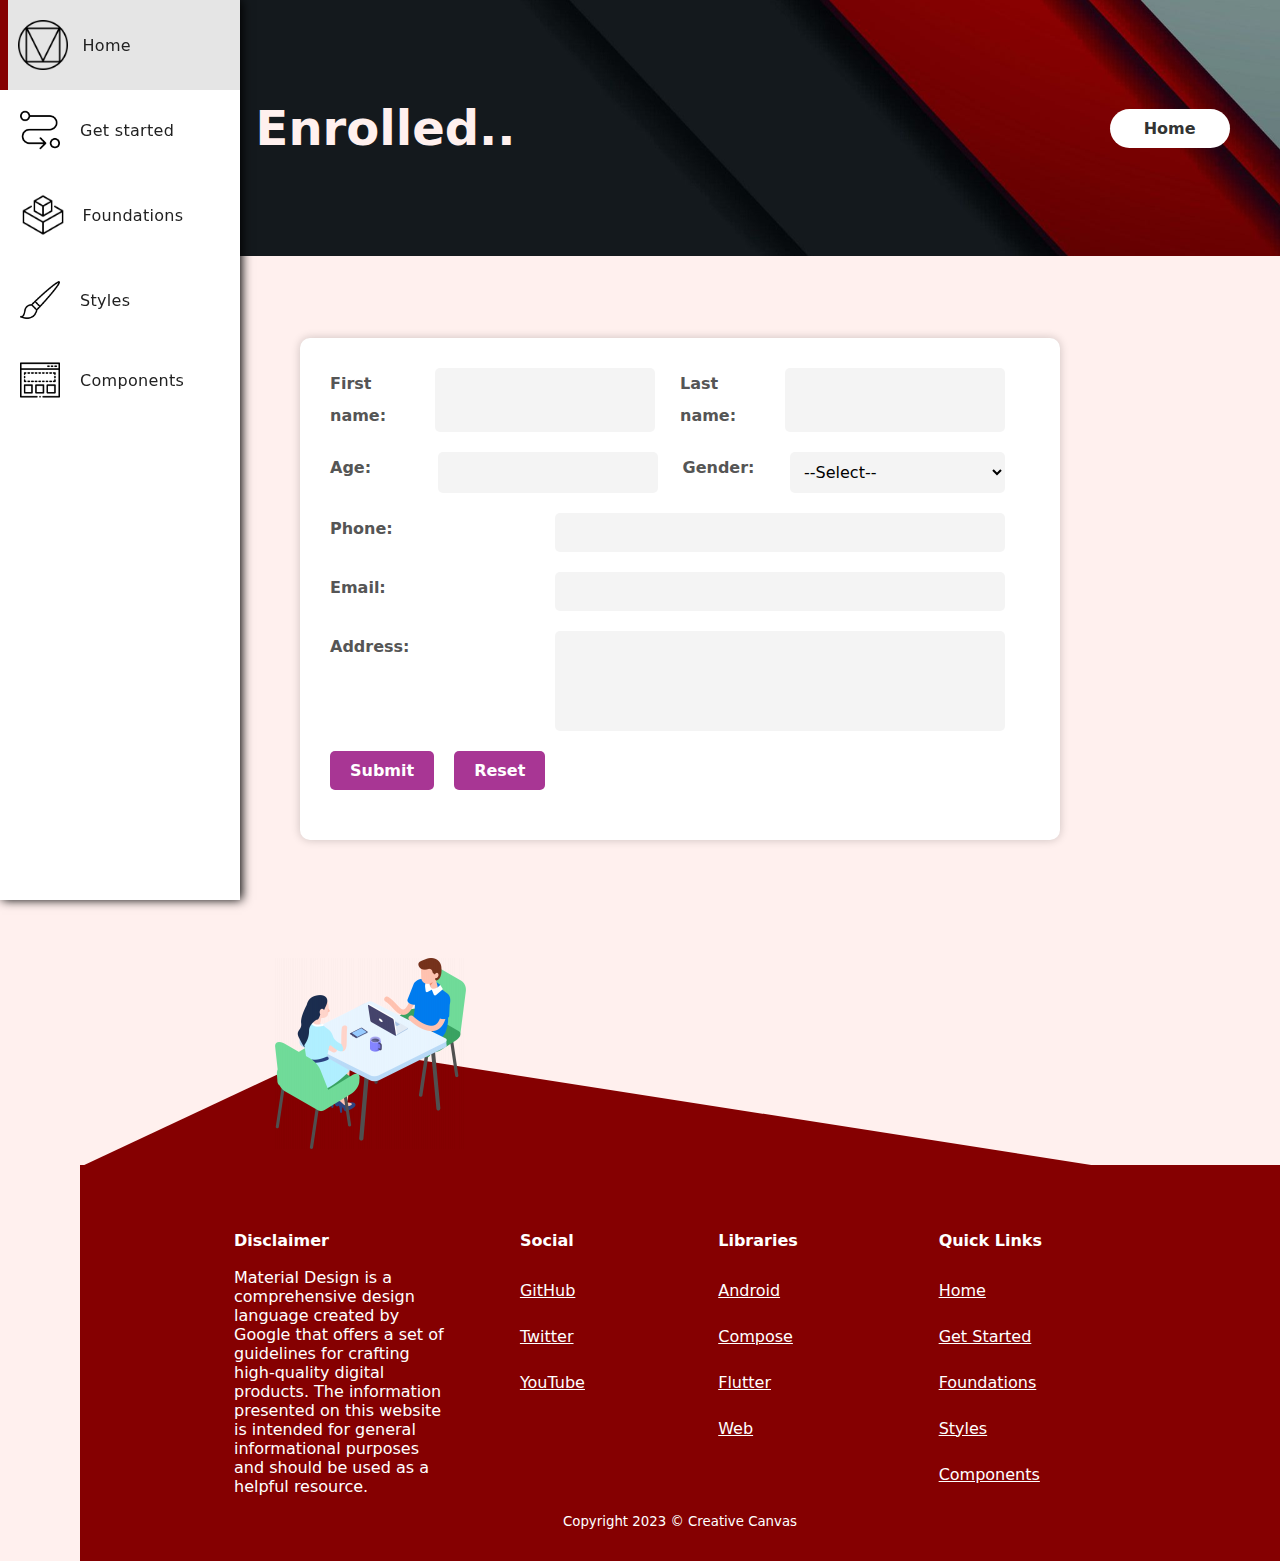
<file: webpages/signup.html>
<!DOCTYPE html>
<html lang="en">
  <head>
    <meta charset="UTF-8" />
    <meta http-equiv="X-UA-Compatible" content="IE=edge" />
    <meta name="viewport" content="width=device-width, initial-scale=1.0" />
    <title>Sign up: Creative Canvas</title>
    <link rel="stylesheet" href="../css/style.css" />
  </head>
  <body class="cls-grid-layout">
    <header class="cls-home-header">
      <h1>Get Enrolled..</h1>
      <a href="../index.html" class="btn-signup">Home</a>
    </header>
    <nav>
      <ul>
        <li class="cls-enlarge-logo">
          <a href="../index.html"
            ><img src="../images/s-logo.png" alt="Logo" />
            <p>Home</p></a
          >
        </li>
        <li>
          <a href="getstarted.html">
            <img src="../images/s-start.png" alt="start icon" />
            <p>Get started</p>
          </a>
        </li>
        <li class="cls-enlarge-logo">
          <a href="foundations.html"
            ><img src="../images/s-foundation.png" alt="foundation icon" />
            <p>Foundations</p></a
          >
        </li>
        <li>
          <a href="styles.html"
            ><img src="../images/s-paint-brush.png" alt="paint brush icon" />
            <p>Styles</p></a
          >
        </li>
        <li>
          <a href="components.html"
            ><img src="../images/s-component.png" alt="components icon" />
            <p>Components</p></a
          >
        </li>
      </ul>
    </nav>
    <main class="cls-start-main">
      <div>
        <!-- Content -->
        <section class="signup">
          <form class="sign_up">
            <div class="sign_up_group">
              <label for="first-name">First name:</label>
              <input type="text" id="first-name" name="first-name" required />
              <label for="last-name">Last name:</label>
              <input type="text" id="last-name" name="last-name" required />
            </div>
            <div class="sign_up_group">
              <label for="age">Age:</label>
              <input
                type="number"
                id="age"
                name="age"
                min="16"
                max=""
                required
              />
              <label for="gender">Gender:</label>
              <select id="gender" name="gender" required>
                <option value="">--Select--</option>
                <option value="male">Male</option>
                <option value="female">Female</option>
                <option value="other">Other</option>
              </select>
            </div>
            <div class="sign_up_group">
              <label for="phone">Phone:</label>
              <input type="tel" id="phone" name="phone" required />
            </div>
            <div class="sign_up_group">
              <label for="email">Email:</label>
              <input type="email" id="email" name="email" required />
            </div>
            <div class="sign_up_group">
              <label for="address">Address:</label>
              <textarea id="address" name="address" required></textarea>
            </div>
            <div class="sign_up_group">
              <button type="submit">Submit</button>
              <button type="reset">Reset</button>
            </div>
          </form>
        </section>
      </div>
    </main>
    <footer class="cls-home-footer">
      <img
        src="../images/budget-that-syncs-couple.png"
        alt="Designers working"
      />
      <section class="cls-polygon">
        <table>
          <thead>
            <tr>
              <th scope="col">Disclaimer</th>
              <th scope="col">Social</th>
              <th scope="col">Libraries</th>
              <th scope="col">Quick Links</th>
            </tr>
          </thead>
          <tbody>
            <tr>
              <td rowspan="5">
                <p>
                  Material Design is a comprehensive design language created by
                  Google that offers a set of guidelines for crafting
                  high-quality digital products. The information presented on
                  this website is intended for general informational purposes
                  and should be used as a helpful resource.
                </p>
              </td>
              <td>
                <a
                  href="https://www.github.com/material-components"
                  target="_blank"
                  rel="noopener"
                  aria-label="Find us on Github"
                  >GitHub
                </a>
              </td>
              <td>
                <a
                  href="https://m3.material.io/develop/android/mdc-android"
                  target="_blank"
                  rel="noopener"
                  aria-label="Android"
                  >Android
                </a>
              </td>
              <td>
                <a href="../index.html"><p>Home</p></a>
              </td>
            </tr>
            <tr>
              <td>
                <a
                  href="https://www.twitter.com/materialdesign"
                  target="_blank"
                  rel="noopener"
                  aria-label="Find us on Twitter"
                  >Twitter
                </a>
              </td>
              <td>
                <a
                  href="https://m3.material.io/develop/android/jetpack-compose"
                  target="_blank"
                  rel="noopener"
                  aria-label="Compose"
                  >Compose
                </a>
              </td>
              <td>
                <a href="./getstarted.html"><p>Get Started</p></a>
              </td>
            </tr>
            <tr>
              <td>
                <a
                  href="https://www.youtube.com/materialdesign"
                  target="_blank"
                  rel="noopener"
                  aria-label="Find us on Youtube"
                  >YouTube
                </a>
              </td>
              <td>
                <a
                  href="https://m3.material.io/develop/flutter"
                  target="_blank"
                  rel="noopener"
                  aria-label="Flutter"
                  >Flutter
                </a>
              </td>
              <td>
                <a href="./foundations.html"><p>Foundations</p></a>
              </td>
            </tr>
            <tr>
              <td></td>
              <td>
                <a
                  rel="noopener"
                  href="https://m3.material.io/develop/web"
                  target="_blank"
                  aria-label="web"
                  >Web
                </a>
              </td>
              <td>
                <a href="./styles.html"><p>Styles</p></a>
              </td>
            </tr>
            <tr>
              <td></td>
              <td></td>
              <td>
                <a href="./components.html"><p>Components</p></a>
              </td>
            </tr>
          </tbody>
        </table>
        <small><p>Copyright 2023 &copy; Creative Canvas</p></small>
      </section>
    </footer>
  </body>
</html>
</file>
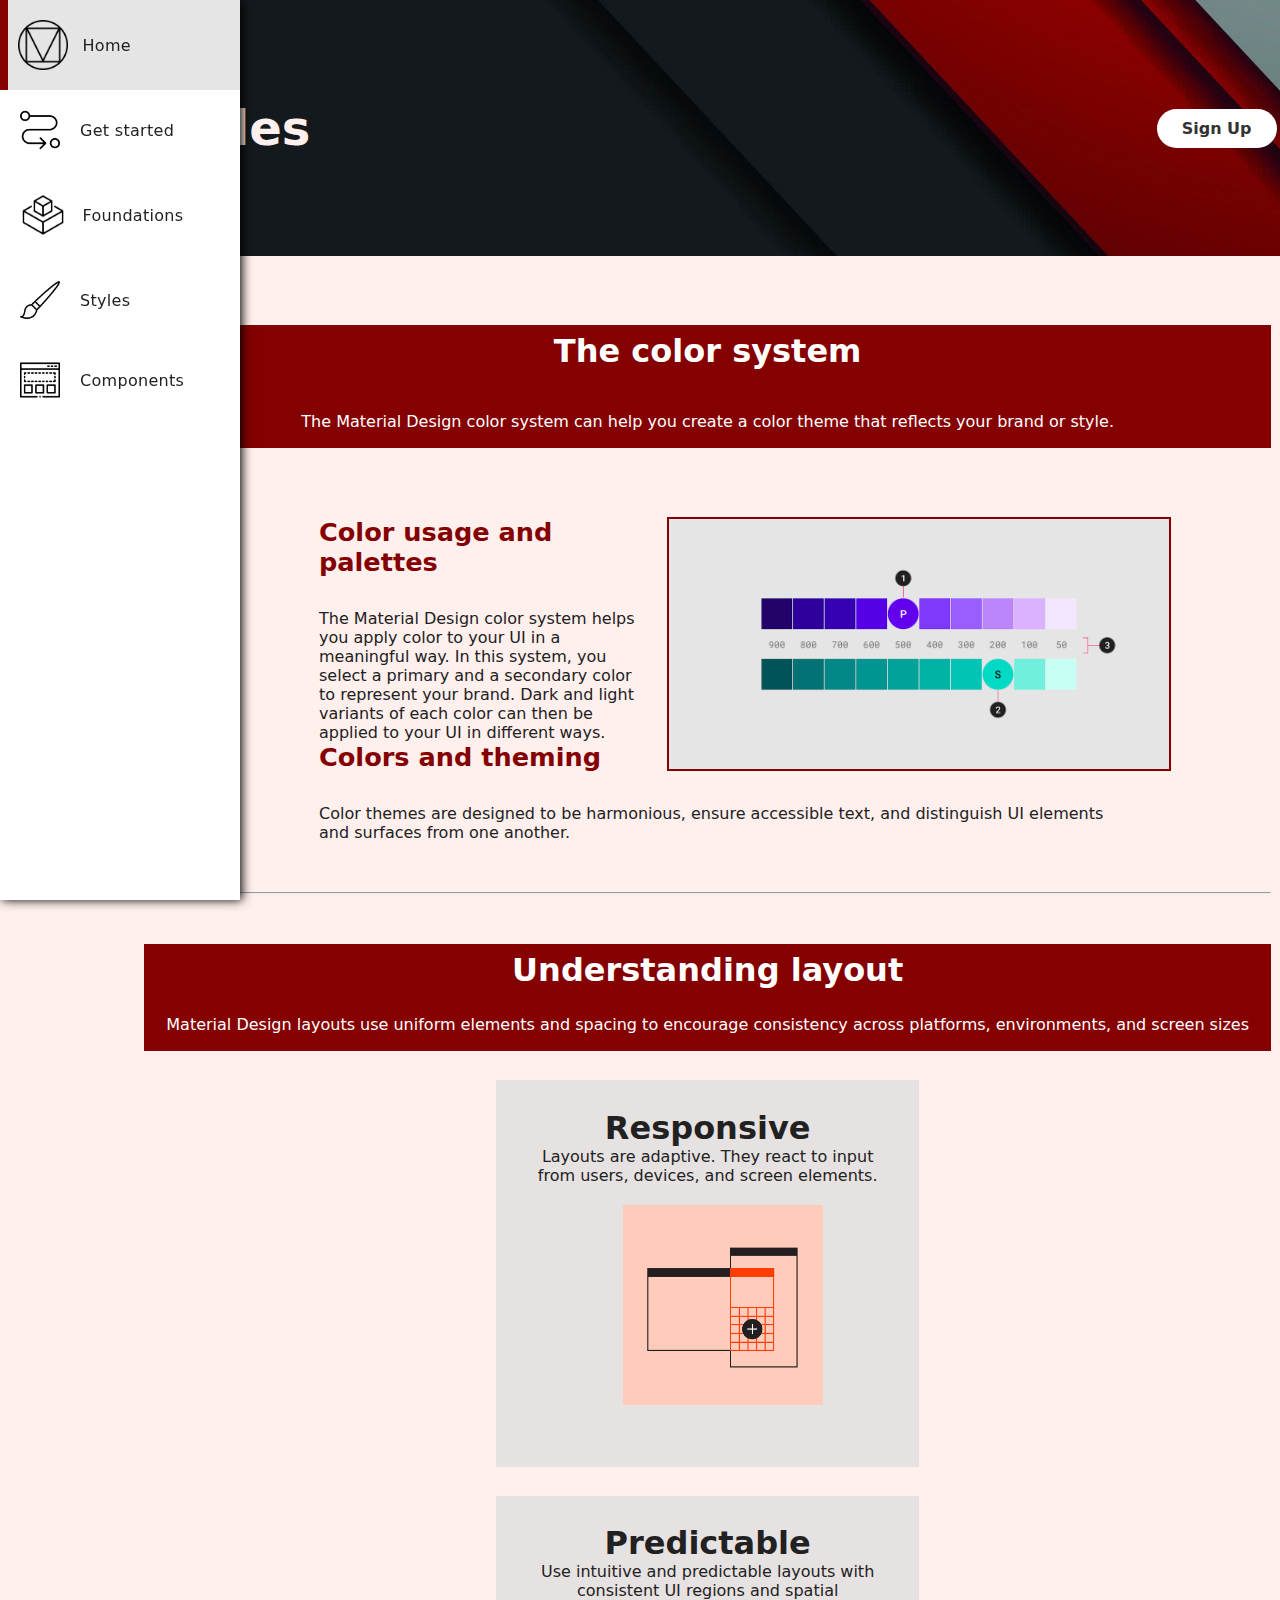
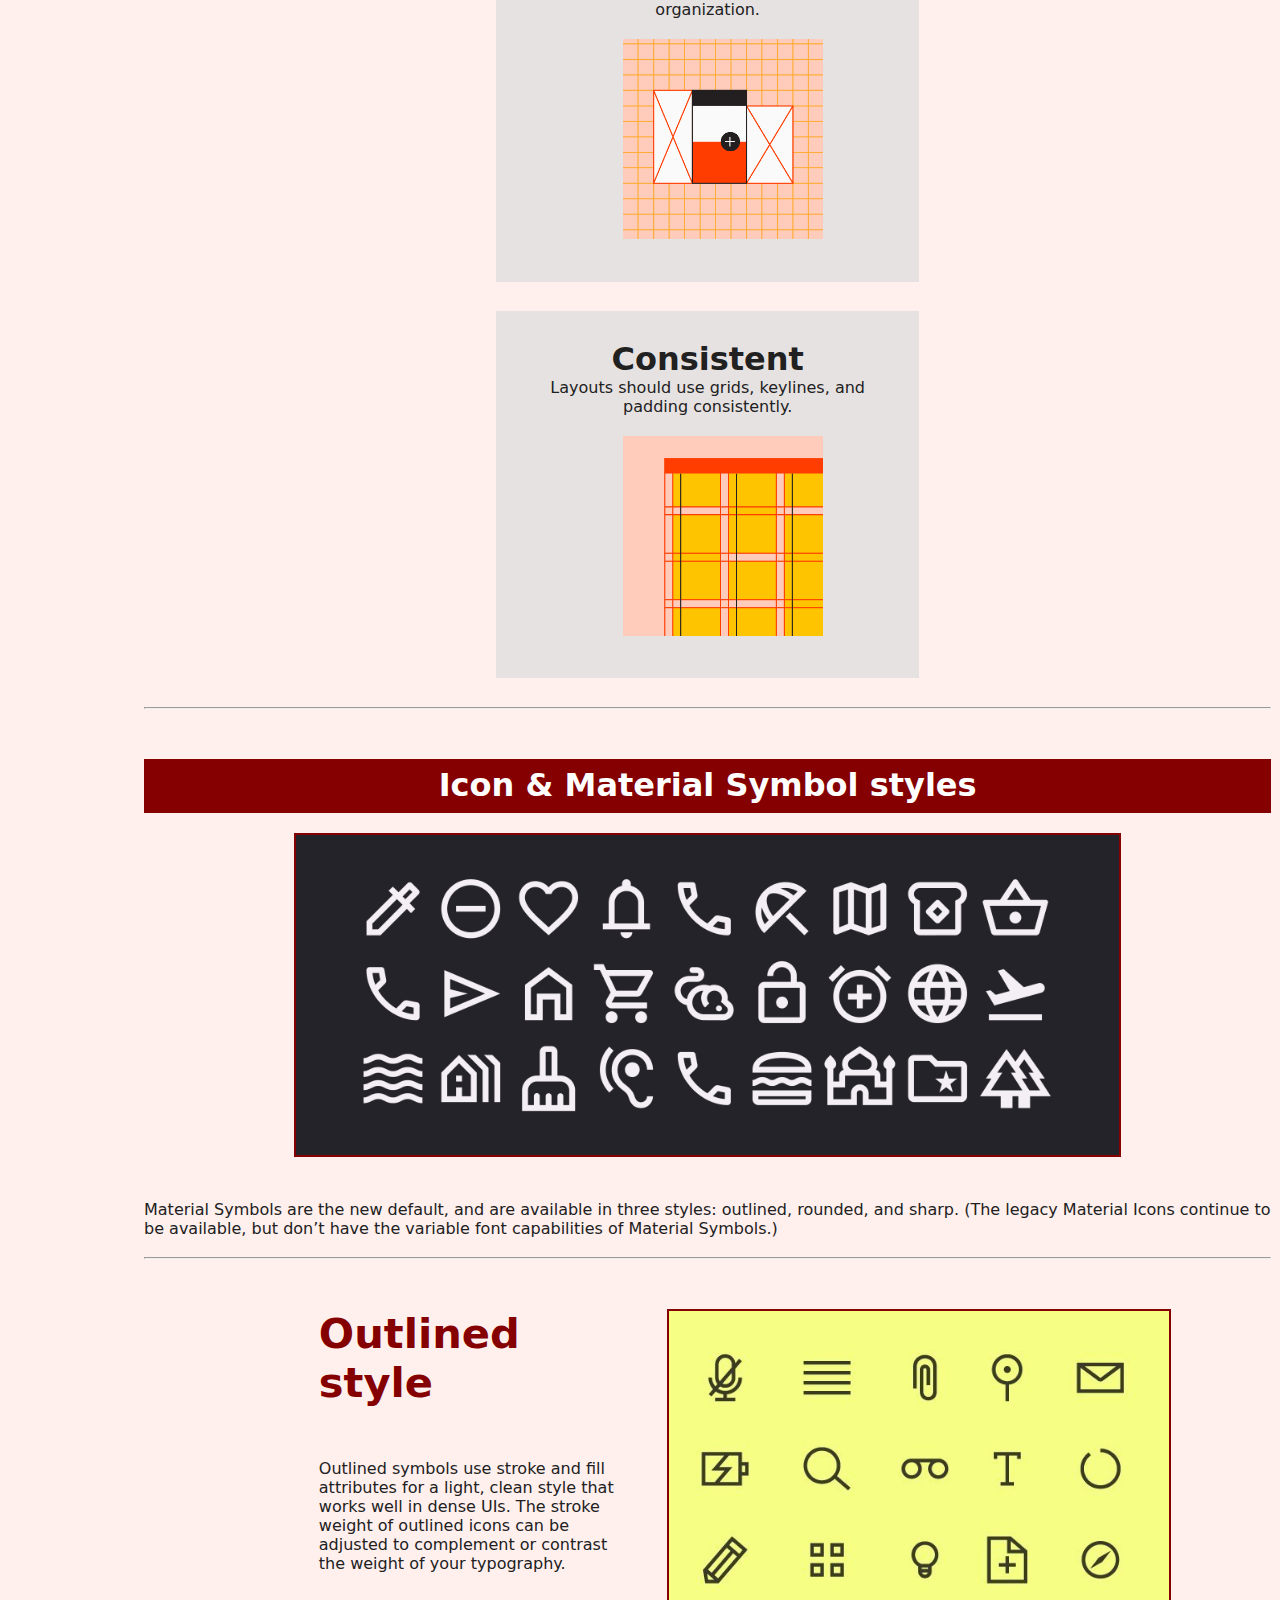
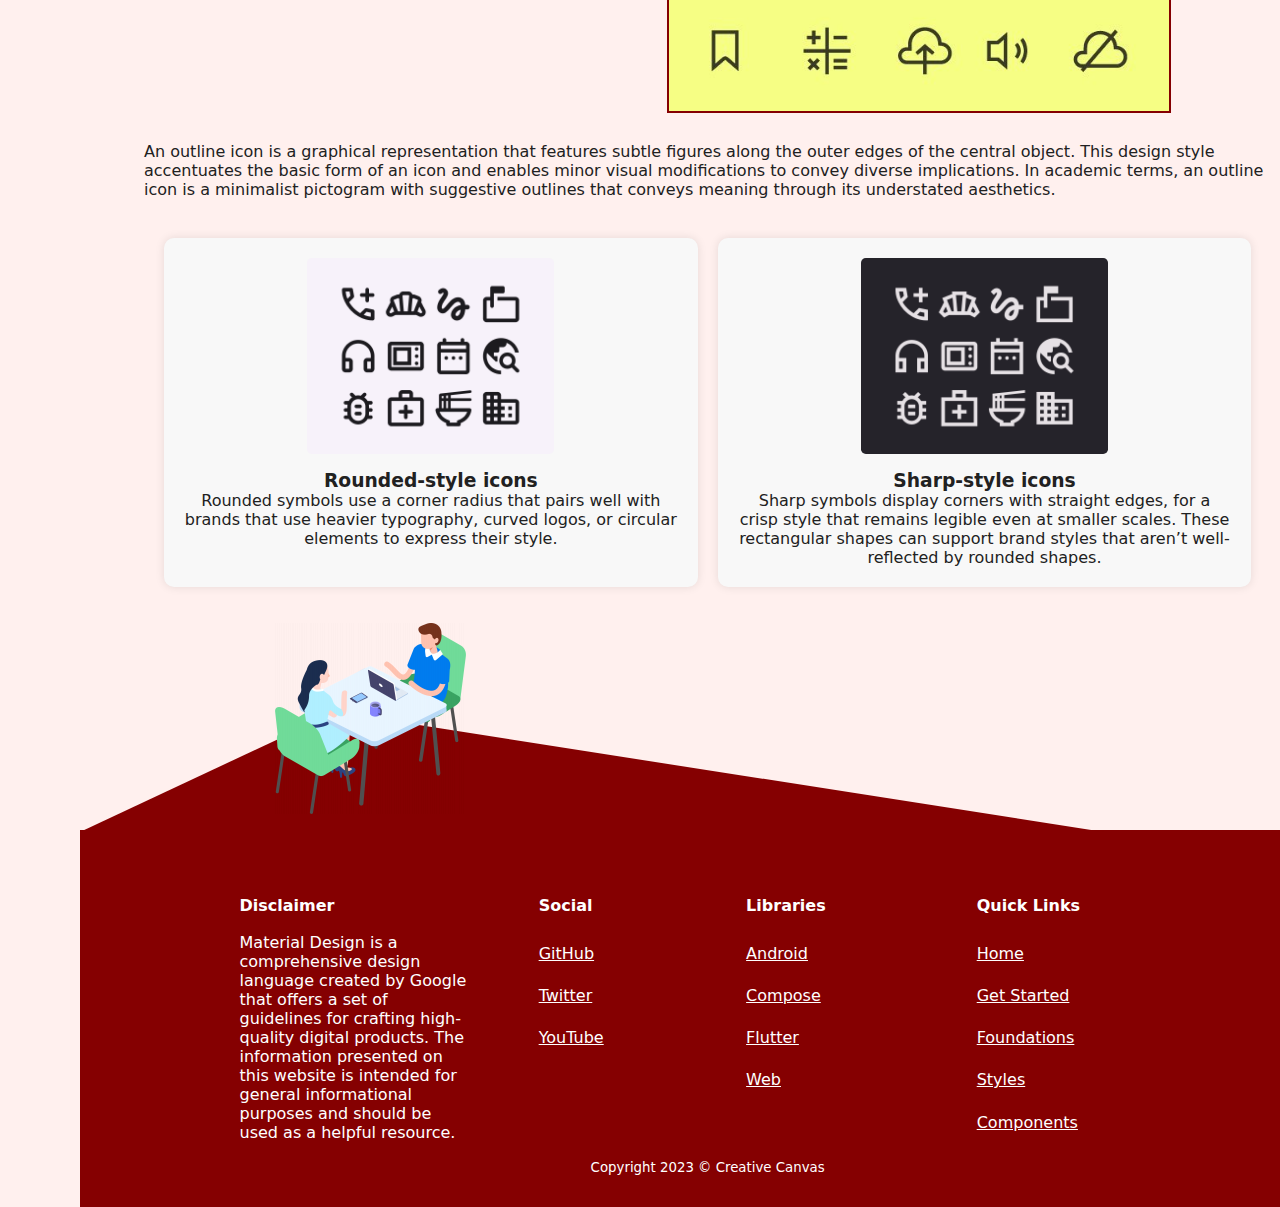
<file: webpages/styles.html>
<!DOCTYPE html>
<html lang="en">
  <head>
    <meta charset="UTF-8" />
    <meta http-equiv="X-UA-Compatible" content="IE=edge" />
    <meta name="viewport" content="width=device-width, initial-scale=1.0" />
    <title>Styles: Creative Canvas</title>
    <link rel="stylesheet" href="../css/style.css" />
  </head>
  <body class="cls-grid-layout">
    <header class="cls-home-header">
      <h1>Styles</h1>
      <a href="signup.html" class="btn-signup">Sign Up</a>
    </header>
    <nav>
      <ul>
        <li class="cls-enlarge-logo">
          <a href="../index.html"
            ><img src="../images/s-logo.png" alt="Logo" />
            <p>Home</p></a
          >
        </li>
        <li>
          <a href="getstarted.html">
            <img src="../images/s-start.png" alt="start icon" />
            <p>Get started</p>
          </a>
        </li>
        <li class="cls-enlarge-logo">
          <a href="foundations.html"
            ><img src="../images/s-foundation.png" alt="foundation icon" />
            <p>Foundations</p></a
          >
        </li>
        <li>
          <a href="styles.html"
            ><img src="../images/s-paint-brush.png" alt="paint brush icon" />
            <p>Styles</p></a
          >
        </li>
        <li>
          <a href="components.html"
            ><img src="../images/s-component.png" alt="components icon" />
            <p>Components</p></a
          >
        </li>
      </ul>
    </nav>
    <main class="cls-style">
      <br />
      <div>
        <div class="textbox-a">
          <div class="item1">
            <h1>The color system</h1>
            <p>
              The Material Design color system can help you create a color theme
              that reflects your brand or style.
            </p>
          </div>
          <br />
        </div>
        <div class="container-2">
          <img src="../images/color_selection.png" alt="Color Shades" />
          <div class="textbox-b">
            <h3>Color usage and palettes</h3>
            <p>
              The Material Design color system helps you apply color to your UI
              in a meaningful way. In this system, you select a primary and a
              secondary color to represent your brand. Dark and light variants
              of each color can then be applied to your UI in different ways.
            </p>
            <h3>Colors and theming</h3>
            <p>
              Color themes are designed to be harmonious, ensure accessible
              text, and distinguish UI elements and surfaces from one another.
            </p>
          </div>
        </div>
      </div>
      <hr />
      <section>
        <div class="item1">
          <h1>Understanding layout</h1>
          <p>
            Material Design layouts use uniform elements and spacing to
            encourage consistency across platforms, environments, and screen
            sizes
          </p>
        </div>
      </section>
      <br />
      <div class="grid-container2">
        <section class="grid-item">
          <h1>Responsive</h1>
          <p>
            Layouts are adaptive. They react to input from users, devices, and
            screen elements.
          </p>
          <img
            class="grid-item-img"
            src="../images/responsive_img.png"
            alt="Responsive layout"
          />
        </section>
        <div>
          <section class="grid-item">
            <div>
              <h1>Predictable</h1>
              <p>
                Use intuitive and predictable layouts with consistent UI regions
                and spatial organization.
              </p>
              <img
                class="grid-item-img"
                src="../images/predictable_img.png"
                alt="Predictable layout"
              />
            </div>
          </section>
        </div>
        <div>
          <section class="grid-item">
            <div>
              <h1>Consistent</h1>
              <p>
                Layouts should use grids, keylines, and padding consistently.
              </p>
              <img
                class="grid-item-img"
                src="../images/consistent_img.png"
                alt="Consistent layout"
              />
            </div>
          </section>
        </div>
      </div>
      <hr />
      <div class="div_a">
        <div class="item1">
          <h1>Icon & Material Symbol styles</h1>
        </div>
        <img class="main-img" src="../images/main-img.png " alt="Icons" />
      </div>
      <br />
      <div>
        <p>
          Material Symbols are the new default, and are available in three
          styles: outlined, rounded, and sharp. (The legacy Material Icons
          continue to be available, but don’t have the variable font
          capabilities of Material Symbols.)
        </p>
      </div>
      <br />
      <hr />
      <div>
        <div class="container">
          <img src="../images/icons_img.jpg" alt="Outlined Icons" />
          <div class="text-box">
            <h1>Outlined style</h1>
            <p>
              Outlined symbols use stroke and fill attributes for a light, clean
              style that works well in dense UIs. The stroke weight of outlined
              icons can be adjusted to complement or contrast the weight of your
              typography.
            </p>
          </div>
        </div>
      </div>
      <div>
        <p>
          An outline icon is a graphical representation that features subtle
          figures along the outer edges of the central object. This design style
          accentuates the basic form of an icon and enables minor visual
          modifications to convey diverse implications. In academic terms, an
          outline icon is a minimalist pictogram with suggestive outlines that
          conveys meaning through its understated aesthetics.
        </p>
      </div>

      <br />
      <div class="grid-container">
        <section>
          <img src="../images/Rounded_Icons.png" alt="Rounded Icons" />
          <h3>Rounded-style icons</h3>
          <span
            >Rounded symbols use a corner radius that pairs well with brands
            that use heavier typography, curved logos, or circular elements to
            express their style.</span
          >
        </section>
        <section>
          <img src="../images/Sharp_Icons.png" alt="Sharp Icons" />
          <h3>Sharp-style icons</h3>
          <span
            >Sharp symbols display corners with straight edges, for a crisp
            style that remains legible even at smaller scales. These rectangular
            shapes can support brand styles that aren’t well-reflected by
            rounded shapes.</span
          >
        </section>
      </div>
    </main>
    <footer class="cls-home-footer">
      <img
        src="../images/budget-that-syncs-couple.png"
        alt="Designers working"
      />
      <section class="cls-polygon">
        <table>
          <thead>
            <tr>
              <th scope="col">Disclaimer</th>
              <th scope="col">Social</th>
              <th scope="col">Libraries</th>
              <th scope="col">Quick Links</th>
            </tr>
          </thead>
          <tbody>
            <tr>
              <td rowspan="5">
                <p>
                  Material Design is a comprehensive design language created by
                  Google that offers a set of guidelines for crafting
                  high-quality digital products. The information presented on
                  this website is intended for general informational purposes
                  and should be used as a helpful resource.
                </p>
              </td>
              <td>
                <a
                  href="https://www.github.com/material-components"
                  target="_blank"
                  rel="noopener"
                  aria-label="Find us on Github"
                  >GitHub
                </a>
              </td>
              <td>
                <a
                  href="https://m3.material.io/develop/android/mdc-android"
                  target="_blank"
                  rel="noopener"
                  aria-label="Android"
                  >Android
                </a>
              </td>
              <td>
                <a href="../index.html"><p>Home</p></a>
              </td>
            </tr>
            <tr>
              <td>
                <a
                  href="https://www.twitter.com/materialdesign"
                  target="_blank"
                  rel="noopener"
                  aria-label="Find us on Twitter"
                  >Twitter
                </a>
              </td>
              <td>
                <a
                  href="https://m3.material.io/develop/android/jetpack-compose"
                  target="_blank"
                  rel="noopener"
                  aria-label="Compose"
                  >Compose
                </a>
              </td>
              <td>
                <a href="./getstarted.html"><p>Get Started</p></a>
              </td>
            </tr>
            <tr>
              <td>
                <a
                  href="https://www.youtube.com/materialdesign"
                  target="_blank"
                  rel="noopener"
                  aria-label="Find us on Youtube"
                  >YouTube
                </a>
              </td>
              <td>
                <a
                  href="https://m3.material.io/develop/flutter"
                  target="_blank"
                  rel="noopener"
                  aria-label="Flutter"
                  >Flutter
                </a>
              </td>
              <td>
                <a href="./foundations.html"><p>Foundations</p></a>
              </td>
            </tr>
            <tr>
              <td></td>
              <td>
                <a
                  rel="noopener"
                  href="https://m3.material.io/develop/web"
                  target="_blank"
                  aria-label="web"
                  >Web
                </a>
              </td>
              <td>
                <a href="./styles.html"><p>Styles</p></a>
              </td>
            </tr>
            <tr>
              <td></td>
              <td></td>
              <td>
                <a href="./components.html"><p>Components</p></a>
              </td>
            </tr>
          </tbody>
        </table>
        <small><p>Copyright 2023 &copy; Creative Canvas</p></small>
      </section>
    </footer>
  </body>
</html>
</file>
<file: css/style.css>
* {
  margin: 0px;
  font-family: system-ui, -apple-system, BlinkMacSystemFont, "Segoe UI", Roboto,
    Oxygen, Ubuntu, Cantarell, "Open Sans", "Helvetica Neue", sans-serif;
}
body {
  background-color: #fff0ee;
}
body.cls-grid-layout {
  display: grid;
  grid-template-columns: 80px auto;
}

/* Header - start */
header {
  grid-column-start: 2;
  display: grid;
  align-items: center;
  height: 16em;
  grid-template-columns: 85% auto;
}
header h1 {
  font-size: 3em;
}
.cls-home-header {
  background: url("../images/material-iphone.jpg");
  background-size: cover;
  background-position: 25% 55%;
  padding-left: 4em;
}
.cls-home-header h1 {
  color: #fff0ee;
}
.btn-signup {
  background-color: #fff;
  color: #333;
  border-radius: 20px;
  padding: 10px 20px;
  font-weight: bold;
  text-decoration: none;
  border: none;
  width: 5em;
  text-align: center;
}

.btn-signup:hover {
  background-color: #ddd;
  cursor: pointer;
}
/* Header - end */

/* Common navigation bar - start */
nav * {
  color: #212121;
}
nav {
  height: 100%;
  width: 80px;
  position: fixed;
  top: 0;
  left: 0;
  background-color: #fff;
  overflow: hidden;
  transition: width 0.2s;
  z-index: 100;
  box-shadow: 2px 0px 10px #000;
}
nav:hover {
  width: 240px;
  overflow: visible;
}
nav ul {
  display: flex;
  flex-direction: column;
  justify-content: space-around;
  padding: 0;
}
nav li {
  list-style: none;
}
nav li a {
  /* width: 220px; */
  width: 13.75em;
  display: flex;
  justify-content: space-around;
  text-decoration: none;
  padding: 20px 10px;
  font-family: sans-serif;
  align-items: center;
}
nav li a img {
  width: 40px;
}
nav .cls-enlarge-logo a img {
  width: 50px;
}
nav li p {
  width: 140px;
  font-size: 1em;
  text-align: left;
  letter-spacing: 0.3px;
}
nav li a:hover {
  background-image: linear-gradient(
    to right,
    #850001 0.5em,
    rgba(0, 0, 0, 0.1) 7px
  );
}
/* Common navigation bar - end */

/* Common Footer - start */
footer {
  grid-column-start: 2;
  display: grid;
  color: #fff;
  text-align: center;
}
.cls-polygon {
  display: inline-block;
  height: auto;
  position: relative;
  width: 100%;
  z-index: 1;
  padding: 2em 0;
}
.cls-polygon:before {
  border-left: 20vw solid transparent;
  border-right: 60vw solid transparent;
  content: "";
  height: 0;
  left: 0em;
  position: absolute;
  top: -7.4em;
  width: 0;
}
.cls-home-footer .cls-polygon {
  background: #850001;
}
.cls-home-footer .cls-polygon:before {
  border-bottom: 7.55em solid #850001;
}
footer img {
  z-index: 2;
  margin-left: 14vw;
  padding: 1em;
}
table {
  width: 80%;
  margin: 1em auto;
  text-align: left;
}
th {
  padding: 1em 2em;
  width: 2em;
}
td {
  padding: 0em 2em;
  width: 2em;
}
footer a {
  text-decoration: underline;
  color: #fff;
}
/* Common Footer - end */

/*___________________ Home main - start ___________________ */
.cls-home-main {
  display: grid;
  grid-column-start: 2;
  padding: 0 4em;
  color: #212121;
}
.cls-home-main h1 {
  padding-top: 1em;
}
.cls-home-main section {
  padding: 2em 0;
}
.cls-home-main p {
  font-size: 1.25em;
}
.cls-home-main .cls-section1 * {
  float: left;
}
.cls-home-main .cls-section1 img {
  width: 60%;
}
.cls-home-main .cls-section1 p {
  width: 30%;
  padding: 0 1em;
}

.cls-home-main .cls-section2 p {
  float: left;
  width: 30%;
  font-size: 0.95em;
  height: 50%;
}
.cls-home-main .cls-section2 img {
  float: right;
  width: 60%;
  padding: 0 0 2em 0;
}

.cls-home-main .cls-section3 section {
  display: grid;
  grid-template-columns: 30% 30% 20% 20%;
  font-size: 0.7em;
  padding: 1em 0.25em;
}

.cls-home-main .cls-section3 img,
.cls-home-main .cls-section3 p {
  width: 80%;
}

.cls-home-main .cls-section3 h2 {
  margin-bottom: 1em;
}
.cls-home-main .cls-section4 {
  text-align: end;
}
.cls-home-main .cls-section4 a {
  font-size: 1.5em;
  text-decoration: underline;
  color: #850001;
}

/*___________________ Home main - end ___________________ */

/*___________________ Getstarted main - start ___________________ */
.cls-start-main {
  display: grid;
  grid-column-start: 2;
  padding: 0 4em;
  color: #212121;
}

.cls-start-main .cls-section1 {
  display: grid;
  grid-template-columns: 40% 60%;
}

.cls-start-main .cls-section1 div video,
.cls-start-main .cls-section1 div .cls-highlight {
  margin-left: 10%;
  width: 90%;
}
.cls-heading-p {
  font-size: 3em;
}
.cls-start-main section {
  margin: 2em 0;
}

.cls-start-main .cls-section2 {
  display: grid;
  grid-template-columns: 60% 40%;
}
.cls-start-main .cls-section2 img {
  margin-right: 5%;
  width: 95%;
}
.cls-start-main .cls-section2 a {
  text-decoration: none;
  margin: 1em;
}
.cls-start-main .cls-section2 a div {
  background-color: #262626;
  padding: 1em 2em;
  color: #fff;
  border-radius: 0.5em;
  box-shadow: 0px 0px 10px #262626;
}
.cls-heading-a {
  font-size: 1.5em;
}
.cls-div2-top {
  margin-top: auto;
}
.cls-start-main .cls-section2 a div:hover {
  background-image: linear-gradient(to right, #850001 0.5em, #850001 7px);
}

.cls-highlight mark {
  background-color: transparent;
  color: #850001;
  font-weight: bolder;
}
.cls-start-main .cls-section3 section {
  display: grid;
  grid-template-columns: 33% auto 33%;
  align-items: center;
}
.cls-start-main .cls-section3 section img {
  width: 95%;
}
.cls-start-main .cls-section3 section h1,
.cls-start-main .cls-section3 section p {
  margin-bottom: 1em;
}
.cls-video-div {
  margin-top: auto;
  margin-bottom: auto;
}
/*___________________ Getstarted main - end ___________________ */

/* Foundations Page Style */
.cls-foundation .container {
  display: flex;
  flex-wrap: wrap;
}

.cls-foundation .container div {
  border-radius: 30px;
  background-color: #fefefe;
  box-shadow: 0px 0px 8px #595959;
}

.cls-foundation .container div:hover {
  background-color: #b2dcf7;
}

.cls-foundation .container h2 {
  letter-spacing: 1px;
  font-size: 20px;
  padding: 0.2em 1em 0.2em 1em;
}

.cls-foundation .container h2,
.cls-foundation .container p {
  text-align: left;
}

.cls-foundation .container p {
  padding: 0.2em 1em 1.5em 1em;
  font-size: 18px;
}

.column1 {
  flex: 1;
  margin: 20px;
  margin-bottom: 20px;
}

.column2 {
  flex: 1;
  margin: 20px;
  margin-bottom: 20px;
}

.img-responsive {
  width: 100%;
  height: 300px;
  min-width: 400px;
  border-radius: 30px;
  margin-bottom: 10px;
}

/* Signup Page Css */

.signup {
  padding: 50px;
}
.sign_up {
  max-width: 700px;
  margin: 0 auto;
  margin-bottom: 20px;
  padding: 30px;
  background-color: #fff;
  border-radius: 10px;
  box-shadow: 0 0 10px rgba(0, 0, 0, 0.2);
}
.sign_up_group {
  display: flex;
  flex-wrap: wrap;
  margin-bottom: 20px;
}
.sign_up_group label {
  flex: 1;
  margin-right: 10px;
  font-weight: bold;
  color: #555;
  line-height: 2;
}
.sign_up_group input,
.sign_up_group select,
.sign_up_group textarea {
  flex: 2;
  border: none;
  border-radius: 5px;
  padding: 10px;
  margin-right: 25px;
  font-size: 16px;
  background-color: #f4f4f4;
  transition: all 0.3s;
}
.sign_up_group input:focus,
.sign_up_group select:focus,
.sign_up_group textarea:focus {
  outline: none;
  background-color: #eacbe9;
}
.sign_up_group textarea {
  resize: none;
  height: 80px;
}
.sign_up_group button[type="submit"],
.sign_up_group button[type="reset"] {
  border: none;
  border-radius: 5px;
  padding: 10px 20px;
  margin-right: 20px;
  font-size: 16px;
  font-weight: bold;
  background-color: #a83694;
  color: #fff;
  cursor: pointer;
  transition: all 0.3s;
}
.sign_up_group button[type="submit"]:hover,
.sign_up_group button[type="reset"]:hover {
  background-color: #eb82e7;
}

/* Component Page Style */
.card {
  /* Add shadows to create the "card" effect */
  background-color: white;
  transition: 0.3s;
  width: 100%;
  height: 100%;
  border-radius: 5px;
  overflow: hidden;
  border-radius: 10px;
}

/* On mouse-over, add a deeper shadow */
.card:hover {
  box-shadow: 0px 0px 5px 0px rgba(0, 0, 0, 0.75);
  transform: scale(1.05);
}

/* Add some padding inside the card container */
.card .container {
  padding: 20px;
}

.card .container:hover {
  background-color: #f8fafd;
}

.card:hover img {
  transition: all 0.2s ease-in-out;
  background: url("../images/m3-green-theming-thumbnail.jpg");
}

.red:hover img {
  background: url("../images/m3-red-theming-thumbnail1.jpg");
}

.red:hover {
  background-color: #1f1f1f;
}

.red {
  background-color: #ffdad9;
}

.red .card img {
  background-color: #ffdad9;
}

.card img {
  width: 100%;
  height: 200px;
  object-fit: cover;
  border-radius: 5px 5px 0 0;
  background-color: #d9e7cb;
}

.cls-home1 {
  display: grid;
  grid-template-columns: repeat(3, 1fr);
  grid-template-rows: repeat(auto-fit, minmax(300px, 1fr));
  gap: 2em;
  padding-top: 20px;
}

.head {
  text-align: left;
}

.head h1 {
  font-size: 50px;
}

#bgimg {
  background-image: url(../images/sbg.jpg);
  background-size: cover;
  background-position: 25% 55%;
  box-shadow: 5px 5px 5px #eee;
}

.head2 {
  text-align: left;
  padding-top: 20px;
}

.head2 h1 {
  font-size: 50px;
}
/* Component Page Style - end */
/*___________________ Styles - start ___________________ */

.cls-style {
  display: grid;
  grid-column-start: 2;
  padding: 0 4em;
  color: #212121;
}

.div_a h1 {
  text-align: center;
}

.div_a {
  text-align: center;
}

.div_a .main-img {
  height: 20em;
  width: auto;
  text-align: center;
  margin: 20px 150px;
  border: #850001 solid 0.125em;
}

.cls-style .container {
  margin: 3.125em 7.8em;
  width: 80%;
}
.cls-style .container img {
  width: 31.25em;
  height: auto;
  float: right;
  margin-left: 1.85em;
  margin-bottom: 1.85em;
  border: #850001 solid 2px;
}

.cls-style .container .text-box {
  margin: 3.125em 3.125em;
}
.cls-style .container .text-box h1 {
  font-size: 2.6em;
  padding-bottom: 1.25em;
  color: #850001;
}

.cls-style .container .text-box p {
  font-size: 1em;
}

.textbox-a h1 {
  text-align: center;
  margin: 0.5em;
}
.textbox-a p {
  text-align: center;
}

.container-2 {
  margin: 3.125em 7.813em;
  width: 80%;
}
.container-2 img {
  width: 31.25em;
  height: auto;
  float: right;
  margin-left: 1.85em;
  margin-bottom: 1.85em;
  border: #850001 solid 2px;
}

.container-2 .textbox-b {
  margin: 3.125em 3.125em;
}
.container-2 .textbox-b h3 {
  font-size: 1.6em;
  padding-bottom: 1.25em;
  color: #850001;
}

.container-2 .textbox-b p {
  font-size: 1em;
}

.grid-container {
  display: grid;
  grid-template-columns: repeat(2, 1fr);
  grid-gap: 1.25em;
  margin: 1.25em;
  text-align: center;
}
.grid-container section {
  background-color: #f8f8f8;
  padding: 1.25em;
  border-radius: 0.62em;
  box-shadow: 0px 0px 10px rgba(0, 0, 0, 0.1);
}
.grid-container img {
  margin: 0 auto 1em;
  display: block;
  width: 50%;
  height: auto;
  border-radius: 0.3em;
}
.item1 {
  text-align: center;
  margin-top: 3.125em;
  background-color: #850001;
  line-height: 3.35em;
  color: #ffffff;
}
.item2 {
  text-align: center;
  margin-top: 3.125em;
  background-color: #850001;
  color: #ffffff;
  line-height: 3.125em;
}
.grid-container2 {
  display: grid;
  grid-template-columns: repeat(1, 1fr);
  grid-template-rows: repeat(3, 1fr);
  gap: 1.8em;
  margin: 0.62em 22em;
}
.grid-container2 .grid-item {
  background-color: #e7e2e2;
  padding: 1.8em;
  text-align: center;
}
.grid-container2 .grid-item .grid-item-img {
  height: 12.5em;
  width: 12.5em;
  padding: 1.25em 3.43em 0.62em 5.3em;
  margin: 0 auto;
}
.grid-container2 .grid-item h1 p {
  text-align: center;
  display: inline;
}

/*___________________ Styles - end ___________________ */

/* Tablet View - start*/
@media only all and (max-width: 1024px) {
  header,
  main,
  footer,
  nav,
  .cls-home-main,
  .cls-start-main {
    grid-column-start: 1;
    grid-column-end: 3;
  }
  header {
    grid-template-columns: 75% auto;
  }
  nav {
    width: auto;
    grid-template-rows: 2;
    position: relative;
    justify-content: flex-start;
    height: 7em;
  }
  nav:hover {
    width: auto;
  }
  nav ul {
    margin: auto;
    width: fit-content;
    flex-direction: row;
    justify-content: unset;
  }
  nav li a {
    flex-direction: column;
    text-align: center;
    width: auto;
  }
  nav li a img {
    height: 45px;
    margin-bottom: 5px;
  }
  nav li a p {
    text-align: center;
    width: 8em;
  }
  nav li a:hover {
    background-image: linear-gradient(
      to bottom,
      rgba(0, 0, 0, 0.1) 0.5em,
      rgba(0, 0, 0, 0.1) 7px
    );
  }
  footer table {
    width: 100%;
  }

  .cls-home-main p {
    font-size: 1em;
  }

  .cls-subtext-a {
    display: none;
  }
  .cls-home1 {
    grid-template-columns: repeat(2, 1fr);
  }
}
/* Tablet View - end */

/* Mobile view - start */
@media only all and (max-width: 760px) {
  nav {
    height: auto;
  }
  nav ul {
    flex-direction: column;
    width: 100%;
  }

  /*___________________ Home main - start ___________________ */
  .cls-home-main h1 {
    text-align: center;
  }
  .cls-home-main .cls-section1 img,
  .cls-home-main .cls-section1 p,
  .cls-home-main .cls-section2 p,
  .cls-home-main .cls-section2 img,
  .cls-home-main .cls-section3 p,
  .cls-home-main section * {
    width: 100%;
    height: unset;
    padding: 0;
  }
  .cls-home-main .cls-section3 img {
    width: 60%;
    margin: 5% auto;
  }
  .cls-home1 .card img,
  .cls-home-main .img-responsive {
    margin: 0;
  }

  .cls-home-main img {
    margin: 5% auto;
  }
  .cls-home-main .cls-section3 section {
    grid-template-columns: auto;
  }
  /*___________________ Home main - end ___________________ */

  .cls-home1 {
    grid-template-columns: repeat(1, 1fr);
  }
}
/* Mobile view - end */
</file>
